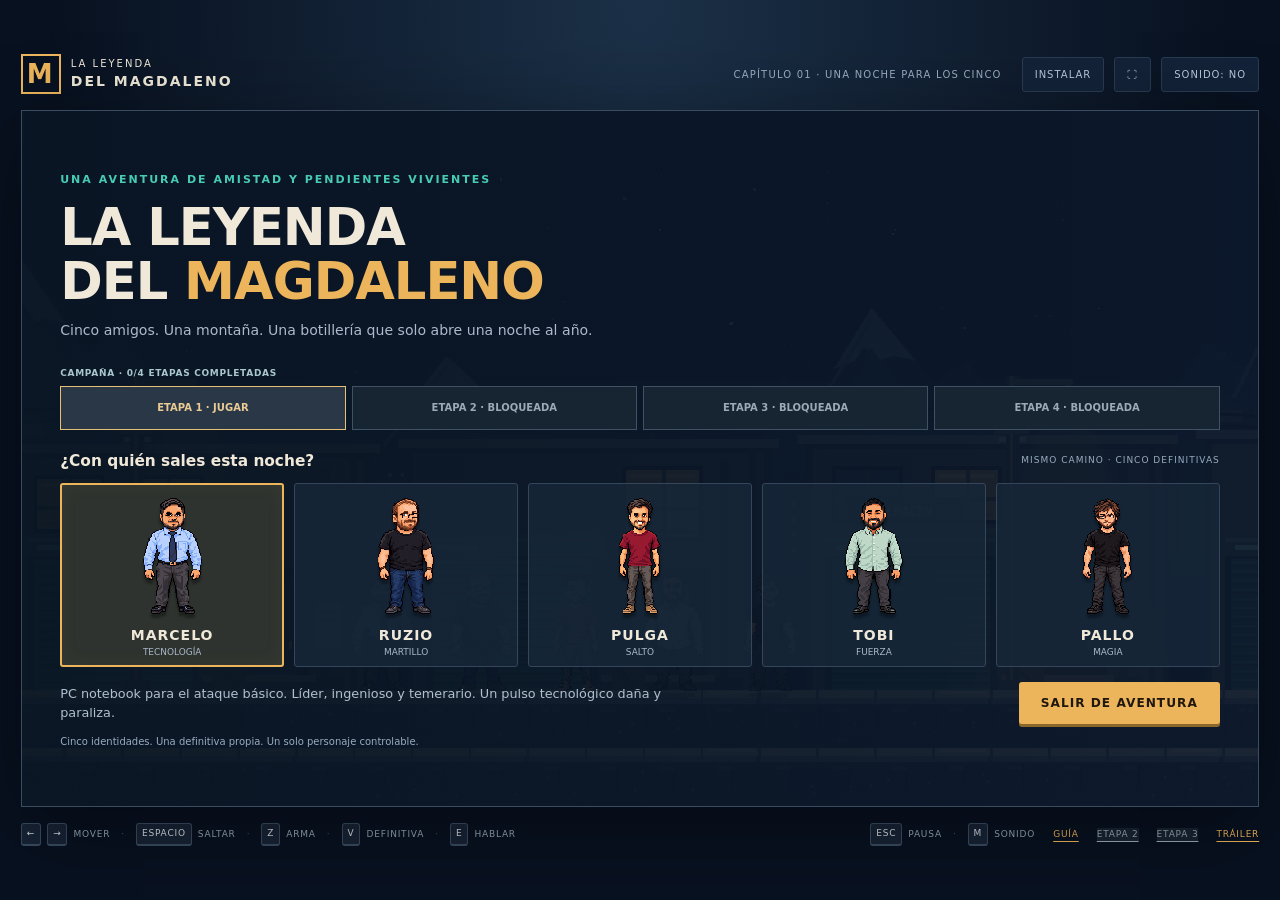
<file: index.html>
<!doctype html>
<html lang="es" data-campaign-stage="1">
<head>
  <meta charset="utf-8">
  <meta name="viewport" content="width=device-width,initial-scale=1,viewport-fit=cover">
  <meta name="theme-color" content="#0b1530">
  <title>La Leyenda del Magdaleno</title>
  <link rel="icon" href="data:,">
  <link rel="stylesheet" href="styles.css?v=0.10.11">
  <link rel="stylesheet" href="mobile.css?v=0.10.11">
  <link rel="stylesheet" href="campaign.css?v=0.10.11">
  <link rel="manifest" href="manifest.webmanifest">
  <link rel="apple-touch-icon" href="assets/icon-192.png">
  <meta name="apple-mobile-web-app-capable" content="yes">
  <meta name="apple-mobile-web-app-status-bar-style" content="black-translucent">
  <script defer src="src/data.js?v=0.10.11"></script>
  <script defer src="assets/bounds.js?v=0.10.11"></script>
  <script defer src="src/core.js?v=0.10.11"></script>
  <script defer src="src/story-data.js?v=0.10.11"></script><script defer src="src/campaign.js?v=0.10.11"></script>
  <script defer src="src/render.js?v=0.10.11"></script>
  <script defer src="src/enemies.js?v=0.10.11"></script>
  <script defer src="src/visuals.js?v=0.10.11"></script>
  <script defer src="src/powers.js?v=0.10.11"></script>
  <script defer src="src/melee.js?v=0.10.11"></script>
  <script defer src="src/game.js?v=0.10.11"></script>
  <script defer src="src/chapter.js?v=0.10.11"></script>
  <script defer src="src/soundtrack.js?v=0.10.11"></script>
  <script defer src="src/mobile.js?v=0.10.11"></script>
</head>
<body>
<main class="shell">
  <header class="masthead"><a href="index.html" class="brand"><span class="brand-mark">M</span><span>LA LEYENDA<br><strong>DEL MAGDALENO</strong></span></a><div class="top-actions"><span class="build-label">CAPÍTULO 01 · UNA NOCHE PARA LOS CINCO</span><button id="install-button" class="small-button" hidden>INSTALAR</button><button id="fullscreen-button" class="small-button" aria-label="Ampliar juego a pantalla completa" hidden>⛶</button><button id="sound-button" class="small-button" aria-label="Activar sonido">SONIDO: NO</button><button id="pause-button" class="small-button" aria-label="Pausar juego">PAUSA</button></div></header>
  <div class="mobile-status" hidden aria-label="Estado del protagonista"><strong id="mobile-hero">MARCELO</strong><span>VIDA <b id="mobile-health">100</b><i><i id="mobile-health-bar"></i></i></span><span>ENERGÍA <b id="mobile-energy">30</b><i><i id="mobile-energy-bar"></i></i></span><span id="mobile-fichas">1/5 AMIGOS<br>0 PTS · 0/6 DESVÍOS</span></div>
  <section class="game-frame" aria-label="Juego La Leyenda del Magdaleno">
    <div id="mobile-callout" class="mobile-callout" hidden aria-hidden="true"><b id="mobile-prompt"></b><span id="mobile-notice"></span></div>
    <div id="mobile-boss" class="mobile-boss" hidden><span id="mobile-boss-name"></span><i><i id="mobile-boss-health"></i></i></div>
    <canvas id="game" width="960" height="540" tabindex="0" aria-label="Plataformas 2D. Flechas para moverse, espacio para saltar, abajo y espacio para bajar de plataformas, Z para golpear y V para definitiva."></canvas>
    <div id="title-screen" class="overlay title-screen">
      <div class="title-copy"><span class="eyebrow">UNA AVENTURA DE AMISTAD Y PENDIENTES VIVIENTES</span><h1>LA LEYENDA <br>DEL <em>MAGDALENO</em></h1><p>Cinco amigos. Una montaña. Una botillería que solo abre una noche al año.</p></div>
      <div class="selection-heading"><h2>¿Con quién sales esta noche?</h2><span>MISMO CAMINO · CINCO DEFINITIVAS</span></div>
      <div id="hero-list" class="hero-list" role="group" aria-label="Elegir protagonista"></div>
      <div class="start-row"><p id="hero-description"></p><div><button id="continue-button" class="secondary" hidden>CONTINUAR</button><button id="start-button" class="primary" disabled>PREPARANDO…</button></div></div>
      <p id="loading-message" class="loading-message" role="status">Cargando a los cinco amigos…</p>
    </div>
    <div id="dialogue" class="dialogue" hidden><div class="dialogue-portrait"><canvas id="portrait" width="80" height="80"></canvas></div><div class="dialogue-copy"><span id="dialogue-speaker"></span><p id="dialogue-text"></p></div><button id="dialogue-next" class="dialogue-next">SEGUIR <span>↵</span></button></div>
    <div id="pause-screen" class="overlay centered-overlay" hidden><div class="modal-card"><span class="eyebrow">LA JUNTA PUEDE ESPERAR UN MOMENTO</span><h2>UN RESPIRO</h2><p id="pause-save-status">Tu progreso se guarda en los puntos de control y al reunir a cada amigo.</p><button id="resume-button" class="primary">VOLVER AL CAMINO</button><button id="menu-button" class="text-button">Volver a la selección</button><div id="pause-fichas" class="ficha-notes"></div></div></div>
    <div id="ending-screen" class="overlay centered-overlay" hidden><div class="modal-card ending-card"><span class="eyebrow">ETAPA 1 COMPLETADA · LA BÚSQUEDA SIGUE</span><h2>SE AGOTÓ.</h2><p>El Matahombres cerró sin una botella que vender.<br>Abajo, Parral empieza a desaparecer entre la camanchaca.</p><div id="ending-stats" class="ending-stats"></div><a id="ending-continue" class="primary" href="etapa2.html">ETAPA 2 · CORRER POR PARRAL →</a><button id="replay-button" class="text-button">Volver a elegir protagonista</button></div></div>
    <div id="error-screen" class="overlay centered-overlay" hidden><div class="modal-card"><h2>FALTA UN ARCHIVO</h2><p id="error-message"></p><button onclick="location.reload()" class="primary">VOLVER A INTENTAR</button></div></div>
  </section>
  <div class="touch-controls" aria-label="Controles táctiles">
    <div class="touch-move"><button data-key="ArrowLeft" aria-label="Izquierda">◀</button><button data-key="ArrowRight" aria-label="Derecha">▶</button><button data-key="ArrowDown" data-action="drop" aria-label="Bajar de plataforma" hidden>↓<small>BAJAR</small></button></div>
    <div class="touch-actions">
      <button data-key="Space" aria-label="Saltar"><svg viewBox="0 0 32 32" aria-hidden="true"><path d="M8 17 16 8l8 9M16 9v17"/></svg><small>SALTAR</small></button>
      <button data-key="KeyZ" aria-label="Ataque con arma"><svg viewBox="0 0 32 32" aria-hidden="true"><path d="m9 23 13-13 4-4v8L13 26M8 19l7 7M6 28l5-5"/></svg><small>ARMA</small></button>
      <button data-key="KeyV" aria-label="Definitiva"><svg viewBox="0 0 32 32" aria-hidden="true"><path d="m18 3-11 15h8l-1 11 11-16h-8Z"/></svg><small id="touch-energy">30/100</small></button>
      <button data-key="KeyE" aria-label="Interactuar" hidden>✦<small>AYUDAR</small></button>
    </div>
  </div>
  <div id="rotate-screen" class="rotate-screen" hidden><div><span class="rotate-icon" aria-hidden="true">↻</span><h2>GIRA EL CELULAR</h2><p>La aventura se juega en horizontal,<br>con un pulgar a cada lado.</p><p class="rotate-note">Tu partida queda en pausa.</p></div></div>
  <aside id="touch-onboarding" class="touch-onboarding" hidden><span id="touch-onboarding-text">Izquierda: moverte. Derecha: saltar y usar tu arma.</span><button id="touch-onboarding-dismiss" aria-label="Cerrar ayuda de controles">ENTENDIDO</button></aside>
  <p id="mobile-hint" class="mobile-hint">Puedes jugar en vertical o girar el celular para ampliar el escenario.</p>
  <footer class="controls"><div><kbd>←</kbd><kbd>→</kbd> MOVER <span>·</span><kbd>ESPACIO</kbd> SALTAR <span>·</span><kbd>Z</kbd> ARMA <span>·</span><kbd>V</kbd> DEFINITIVA <span>·</span><kbd>E</kbd> HABLAR</div><div><kbd>ESC</kbd> PAUSA <span>·</span><kbd>M</kbd> SONIDO <a href="movil.html">GUÍA</a><a href="etapa2.html">ETAPA 2</a><a href="etapa3.html">ETAPA 3</a><a href="trailer.html">TRÁILER</a></div></footer>
  <p class="sr-only" id="accessible-status" aria-live="polite"></p>
</main>
</body>
</html>
</file>
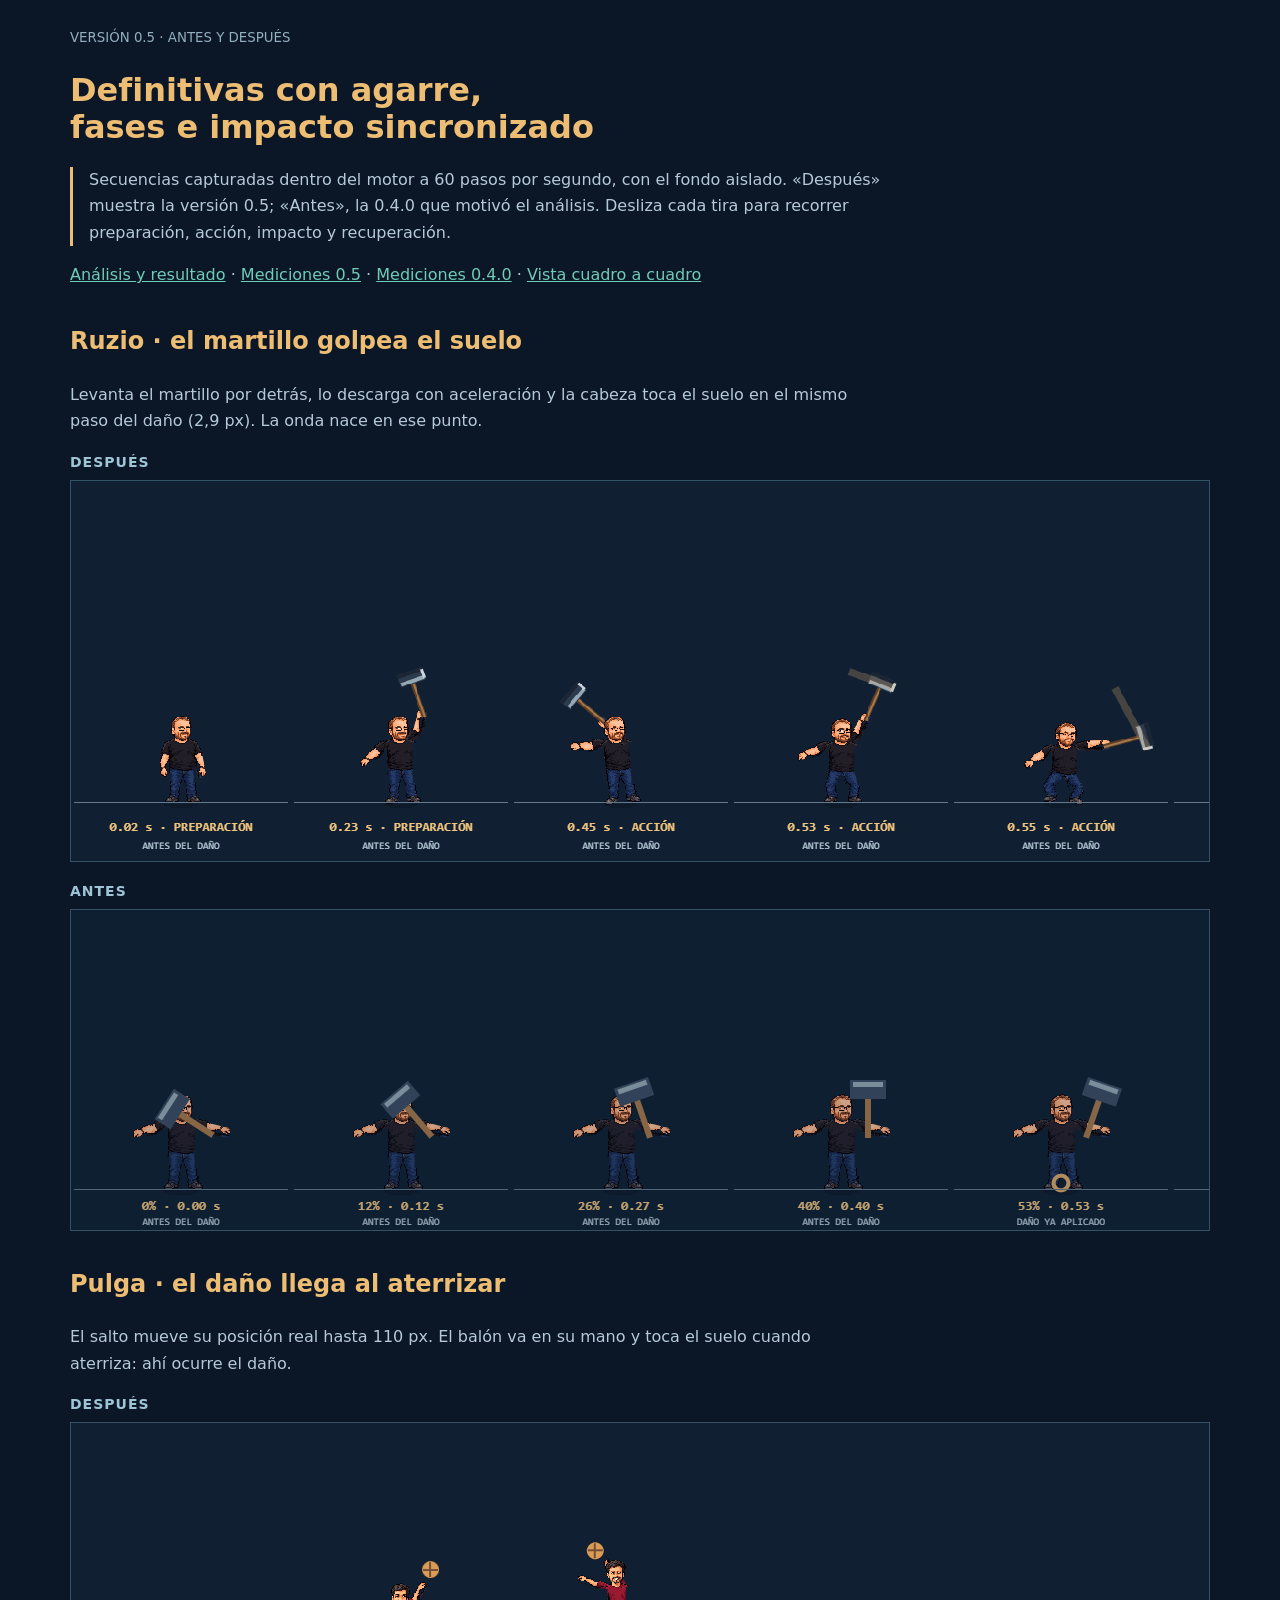
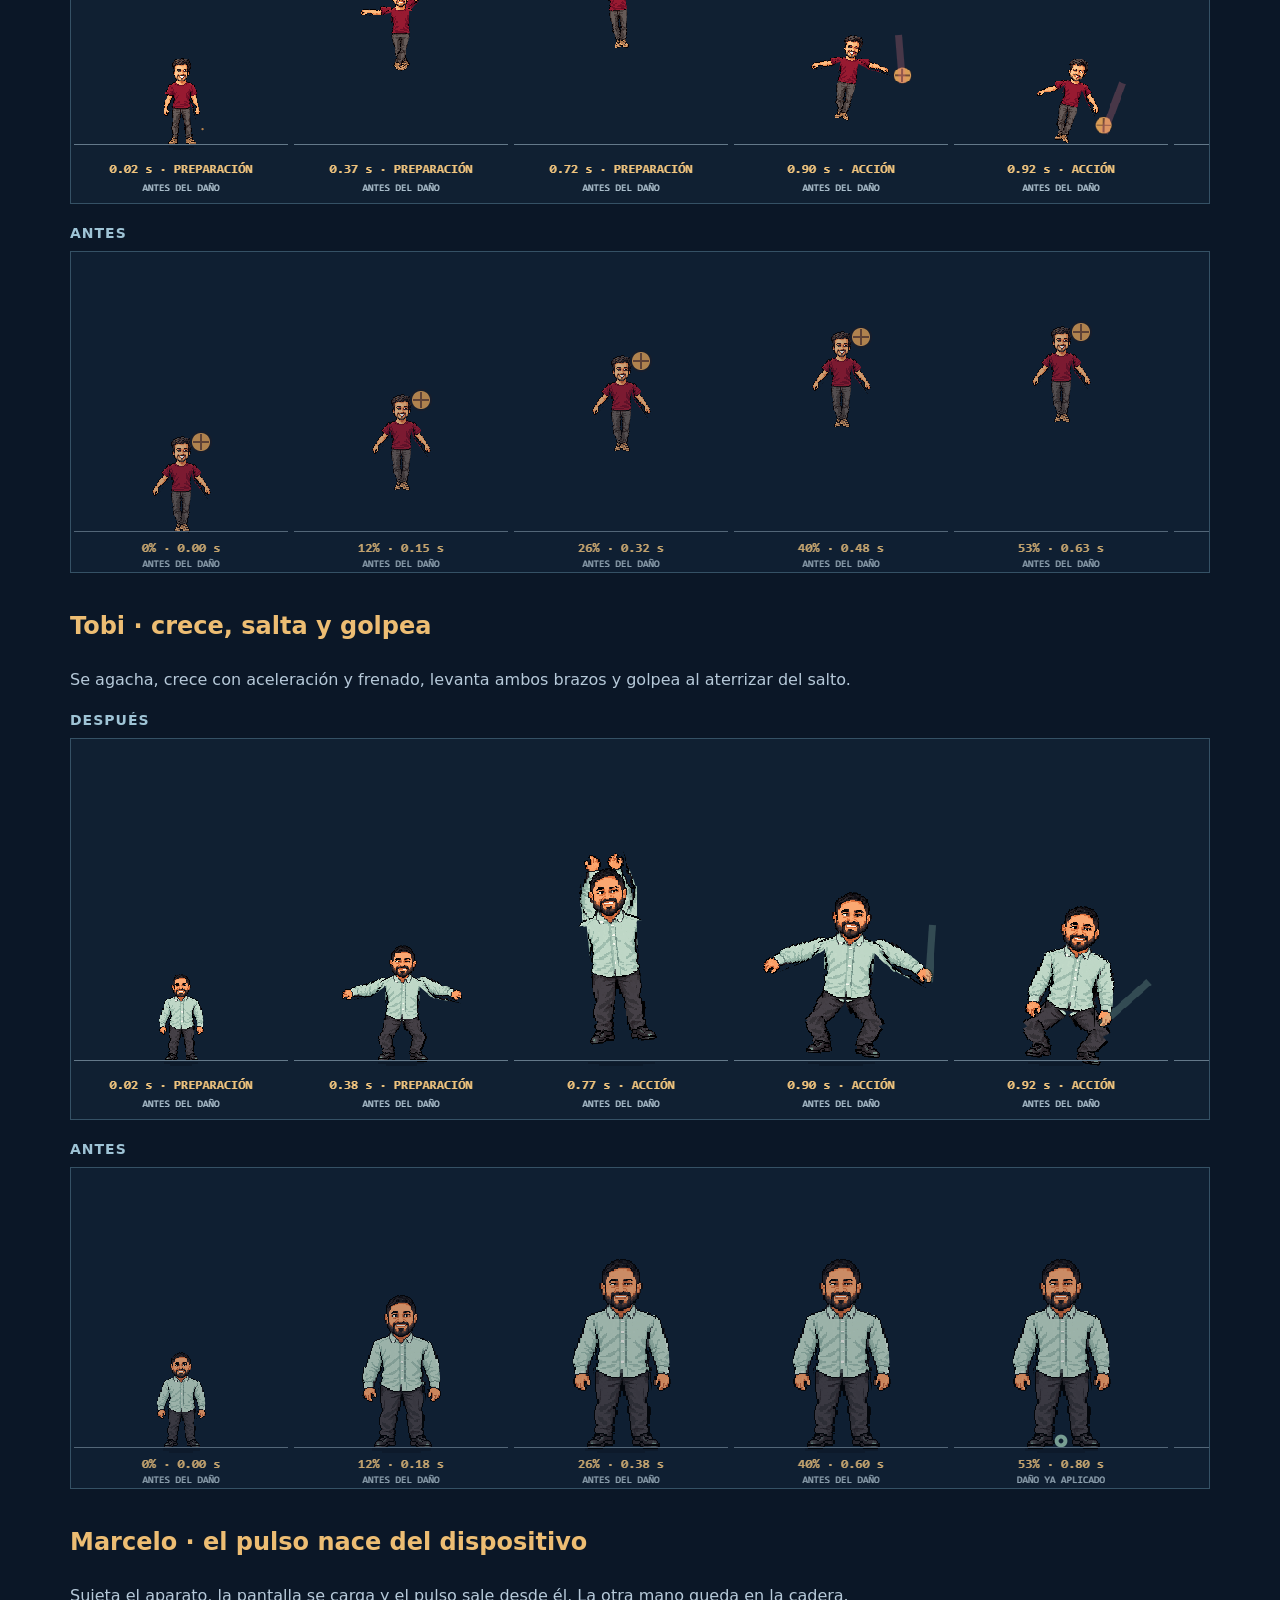
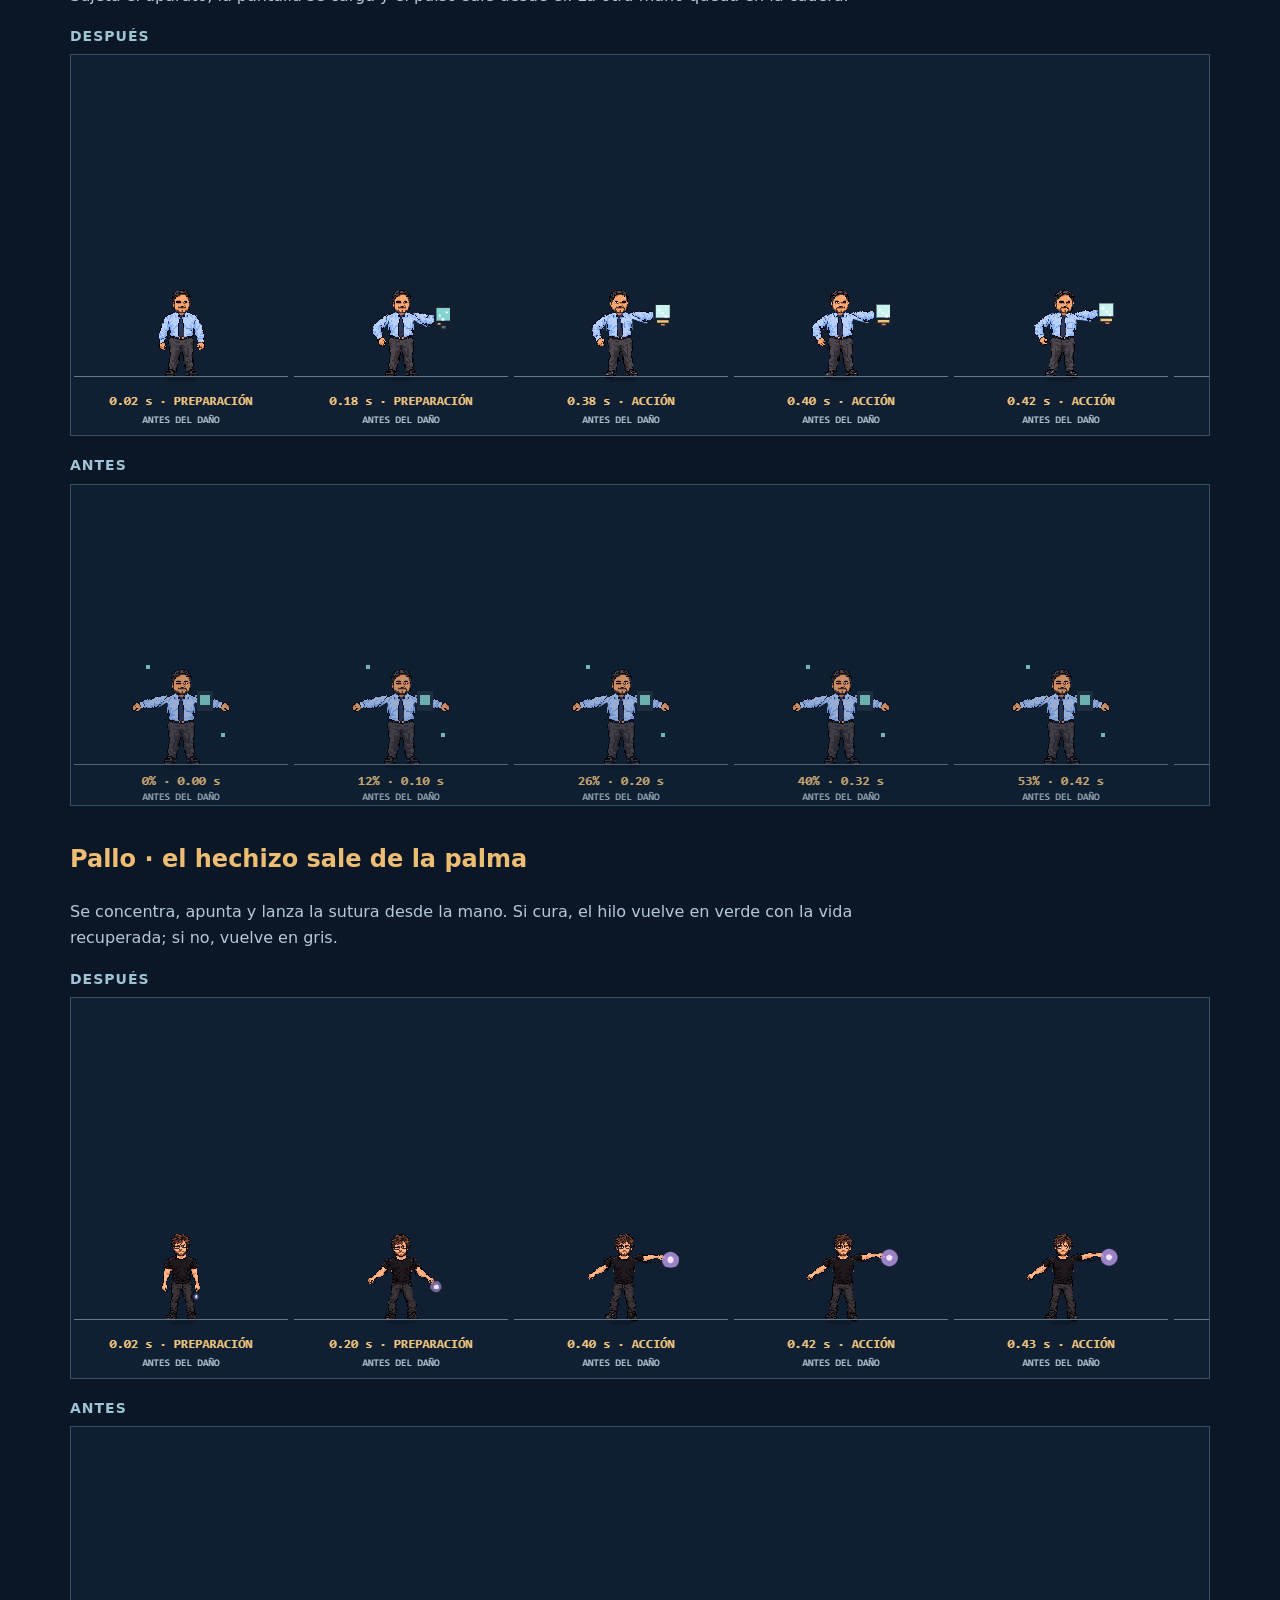
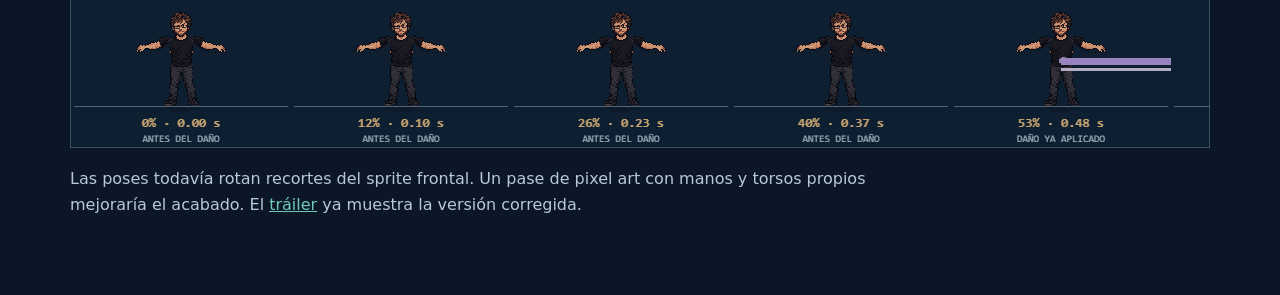
<file: auditoria_animaciones/index.html>
<!doctype html><html lang="es"><head><meta charset="utf-8"><meta name="viewport" content="width=device-width,initial-scale=1"><title>Revisión de poderes · Magdaleno</title><style>:root{color-scheme:dark}body{font:16px/1.65 system-ui;background:#0b1727;color:#d4e0ea;margin:0}main{max-width:1140px;margin:auto;padding:24px 18px 60px}h1,h2{color:#edbd73}h1{line-height:1.15}h3{color:#9fc4d6;font-size:14px;margin:14px 0 4px;letter-spacing:1px}p{max-width:800px;color:#b6c9d9}a{color:#70cbb7}.strip{overflow-x:auto;border:1px solid #355165;background:#102032;margin:6px 0 18px}.strip img{display:block;max-width:none;image-rendering:pixelated}.after img{width:1980px;height:380px}.before img{width:1980px;height:320px;opacity:.8}.notice{border-left:3px solid #edbd73;padding-left:16px}section{margin-top:34px}small{color:#93afc0}</style></head><body><main><small>VERSIÓN 0.5 · ANTES Y DESPUÉS</small><h1>Definitivas con agarre,<br>fases e impacto sincronizado</h1><p class="notice">Secuencias capturadas dentro del motor a 60 pasos por segundo, con el fondo aislado. «Después» muestra la versión 0.5; «Antes», la 0.4.0 que motivó el análisis. Desliza cada tira para recorrer preparación, acción, impacto y recuperación.</p><p><a href="../ANALISIS_ANIMACIONES.md">Análisis y resultado</a> · <a href="mediciones_v05.json">Mediciones 0.5</a> · <a href="mediciones.json">Mediciones 0.4.0</a> · <a href="../animaciones.html">Vista cuadro a cuadro</a></p>
<section><h2>Ruzio · el martillo golpea el suelo</h2><p>Levanta el martillo por detrás, lo descarga con aceleración y la cabeza toca el suelo en el mismo paso del daño (2,9 px). La onda nace en ese punto.</p><h3>DESPUÉS</h3><div class="strip after"><img src="ruzio_secuencia_v05.png" alt="Secuencia corregida del martillo de Ruzio"></div><h3>ANTES</h3><div class="strip before"><img src="ruzio_secuencia_actual.png" alt="Secuencia anterior del martillo de Ruzio"></div></section>
<section><h2>Pulga · el daño llega al aterrizar</h2><p>El salto mueve su posición real hasta 110 px. El balón va en su mano y toca el suelo cuando aterriza: ahí ocurre el daño.</p><h3>DESPUÉS</h3><div class="strip after"><img src="pulga_secuencia_v05.png" alt="Secuencia corregida de la clavada de Pulga"></div><h3>ANTES</h3><div class="strip before"><img src="pulga_secuencia_actual.png" alt="Secuencia anterior de la clavada de Pulga"></div></section>
<section><h2>Tobi · crece, salta y golpea</h2><p>Se agacha, crece con aceleración y frenado, levanta ambos brazos y golpea al aterrizar del salto.</p><h3>DESPUÉS</h3><div class="strip after"><img src="tobi_secuencia_v05.png" alt="Secuencia corregida de Tobi"></div><h3>ANTES</h3><div class="strip before"><img src="tobi_secuencia_actual.png" alt="Secuencia anterior de Tobi"></div></section>
<section><h2>Marcelo · el pulso nace del dispositivo</h2><p>Sujeta el aparato, la pantalla se carga y el pulso sale desde él. La otra mano queda en la cadera.</p><h3>DESPUÉS</h3><div class="strip after"><img src="marcelo_secuencia_v05.png" alt="Secuencia corregida del pulso de Marcelo"></div><h3>ANTES</h3><div class="strip before"><img src="marcelo_secuencia_actual.png" alt="Secuencia anterior del pulso de Marcelo"></div></section>
<section><h2>Pallo · el hechizo sale de la palma</h2><p>Se concentra, apunta y lanza la sutura desde la mano. Si cura, el hilo vuelve en verde con la vida recuperada; si no, vuelve en gris.</p><h3>DESPUÉS</h3><div class="strip after"><img src="pallo_secuencia_v05.png" alt="Secuencia corregida del hechizo de Pallo"></div><h3>ANTES</h3><div class="strip before"><img src="pallo_secuencia_actual.png" alt="Secuencia anterior del hechizo de Pallo"></div></section>
<p>Las poses todavía rotan recortes del sprite frontal. Un pase de pixel art con manos y torsos propios mejoraría el acabado. El <a href="../trailer.html?v=0.5.0">tráiler</a> ya muestra la versión corregida.</p></main></body></html>
</file>
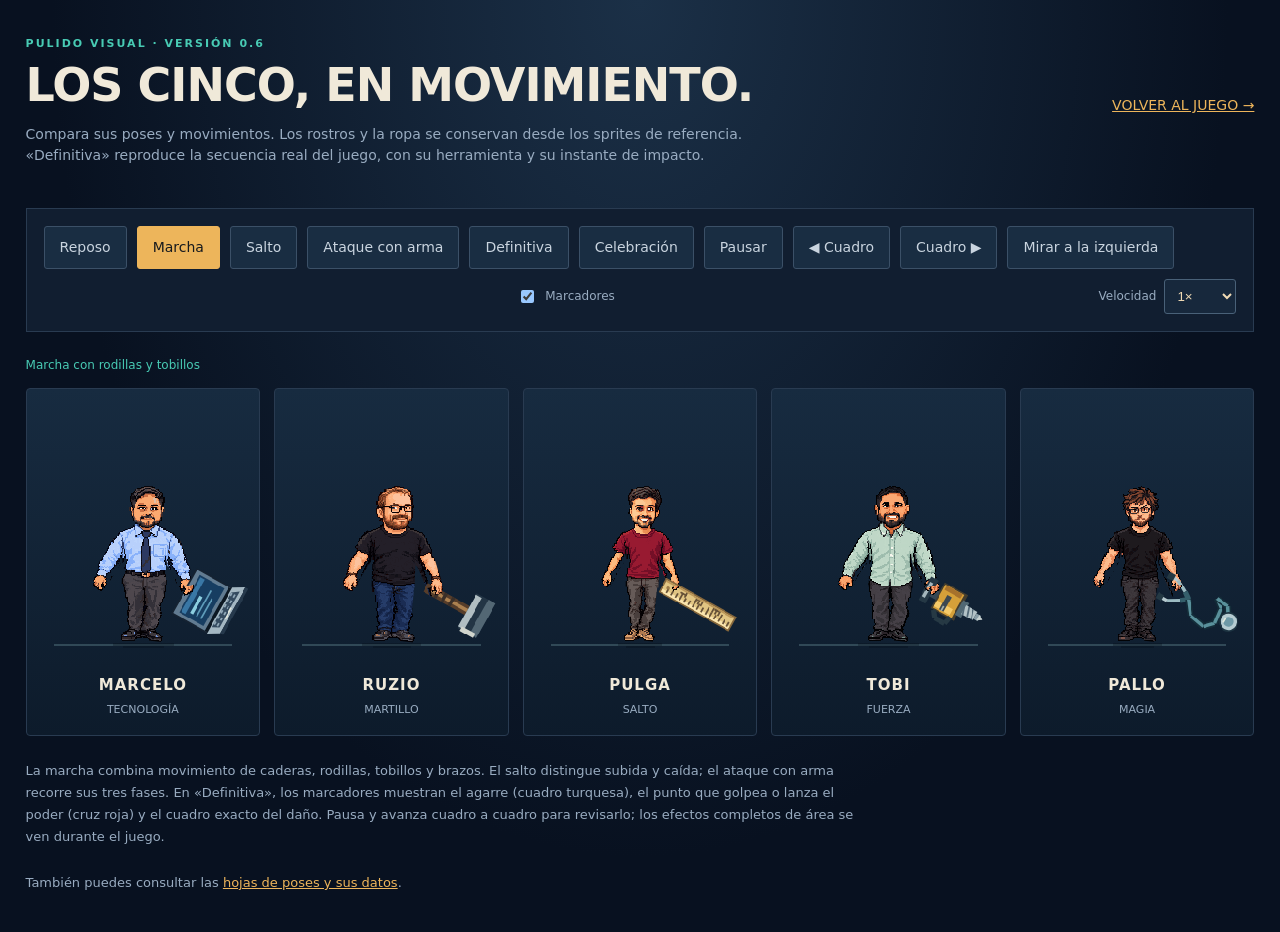
<file: animaciones.html>
<!doctype html>
<html lang="es">
<head>
  <meta charset="utf-8">
  <meta name="viewport" content="width=device-width,initial-scale=1">
  <meta name="theme-color" content="#0b1530">
  <title>Animaciones · La Leyenda del Magdaleno</title>
  <link rel="icon" href="data:,">
  <link rel="stylesheet" href="styles.css?v=0.10.11">
  <style>
    body{display:block}.preview-shell{width:min(1280px,96vw);margin:32px auto 50px}.preview-head{display:flex;align-items:center;justify-content:space-between;gap:20px;margin-bottom:28px}.preview-head h1{font-size:clamp(26px,4vw,46px);margin-top:9px}.preview-head p{color:var(--muted);max-width:720px}.preview-head a{color:var(--amber);white-space:nowrap}.preview-controls{display:flex;align-items:center;gap:10px;flex-wrap:wrap;padding:17px;border:1px solid var(--line);background:var(--panel);margin-bottom:24px}.preview-controls button{border:1px solid #3b5067;background:#192d42;color:#c9d4df;padding:10px 15px;border-radius:3px}.preview-controls button[aria-pressed=true]{color:#171a1e;border-color:var(--amber);background:var(--amber)}.preview-controls label{display:flex;align-items:center;gap:8px;color:var(--muted);font-size:12px;margin-left:auto}.preview-controls select{background:#17283c;color:#f1dbb5;border:1px solid #496178;border-radius:3px;padding:8px}.preview-grid{display:grid;grid-template-columns:repeat(5,1fr);gap:14px}.preview-person{min-width:0;border:1px solid var(--line);background:linear-gradient(#172b40,#0d1b2b);padding:12px 8px 16px;text-align:center;border-radius:4px}.preview-person canvas{display:block;width:100%;height:auto;image-rendering:pixelated}.preview-person h2{margin:0;font-size:15px;letter-spacing:1px}.preview-person p{margin:6px 0 0;color:var(--muted);font-size:11px}.preview-note{color:var(--muted);line-height:1.7;margin-top:24px;max-width:850px;font-size:13px}#preview-status{color:var(--teal);font-size:12px;margin:14px 0}#game{display:none}.preview-pause{margin-left:0!important}@media(max-width:850px){.preview-grid{grid-template-columns:repeat(3,1fr)}.preview-head{align-items:flex-start}.preview-controls label{margin-left:0}}@media(max-width:520px){.preview-grid{grid-template-columns:repeat(2,1fr)}.preview-head{display:block}.preview-controls button{padding:8px 11px}}
  </style>
  <script defer src="src/data.js?v=0.10.11"></script>
  <script defer src="assets/bounds.js?v=0.10.11"></script>
  <script defer src="src/core.js?v=0.10.11"></script>
  <script defer src="src/render.js?v=0.10.11"></script>
  <script defer src="src/enemies.js?v=0.10.11"></script>
  <script defer src="src/visuals.js?v=0.10.11"></script>
  <script defer src="src/powers.js?v=0.10.11"></script>
  <script defer src="src/melee.js?v=0.10.11"></script>
  <script defer src="src/animation-preview.js?v=0.10.11"></script>
</head>
<body>
<main class="preview-shell">
  <header class="preview-head"><div><span class="eyebrow">PULIDO VISUAL · VERSIÓN 0.6</span><h1>LOS CINCO, EN MOVIMIENTO.</h1><p>Compara sus poses y movimientos. Los rostros y la ropa se conservan desde los sprites de referencia. «Definitiva» reproduce la secuencia real del juego, con su herramienta y su instante de impacto.</p></div><a href="index.html">VOLVER AL JUEGO →</a></header>
  <section class="preview-controls" aria-label="Controles de animación">
    <button data-action="idle" aria-pressed="false">Reposo</button>
    <button data-action="walk" aria-pressed="true">Marcha</button>
    <button data-action="jump" aria-pressed="false">Salto</button>
    <button data-action="punch" aria-pressed="false">Ataque con arma</button>
    <button data-action="power" aria-pressed="false">Definitiva</button>
    <button data-action="win" aria-pressed="false">Celebración</button>
    <button id="preview-pause" class="preview-pause" aria-pressed="false">Pausar</button>
    <button id="preview-back" aria-label="Retroceder un cuadro">◀ Cuadro</button>
    <button id="preview-forward" aria-label="Avanzar un cuadro">Cuadro ▶</button>
    <button id="preview-flip" aria-pressed="false">Mirar a la izquierda</button>
    <label><input type="checkbox" id="preview-marks" checked> Marcadores</label>
    <label>Velocidad <select id="preview-speed"><option value="0.1">0,1×</option><option value="0.25">0,25×</option><option value="0.5">0,5×</option><option value="1" selected>1×</option><option value="1.5">1,5×</option></select></label>
  </section>
  <p id="preview-status" role="status">Cargando poses…</p>
  <section id="preview-grid" class="preview-grid" aria-label="Los cinco amigos"></section>
  <p class="preview-note">La marcha combina movimiento de caderas, rodillas, tobillos y brazos. El salto distingue subida y caída; el ataque con arma recorre sus tres fases. En «Definitiva», los marcadores muestran el agarre (cuadro turquesa), el punto que golpea o lanza el poder (cruz roja) y el cuadro exacto del daño. Pausa y avanza cuadro a cuadro para revisarlo; los efectos completos de área se ven durante el juego.</p>
  <p class="preview-note">También puedes consultar las <a href="ANIMACIONES.md" style="color:var(--amber)">hojas de poses y sus datos</a>.</p>
</main>
<canvas id="game" width="960" height="540" aria-hidden="true"></canvas>
<button id="sound-button" hidden>SONIDO</button>
</body>
</html>
</file>
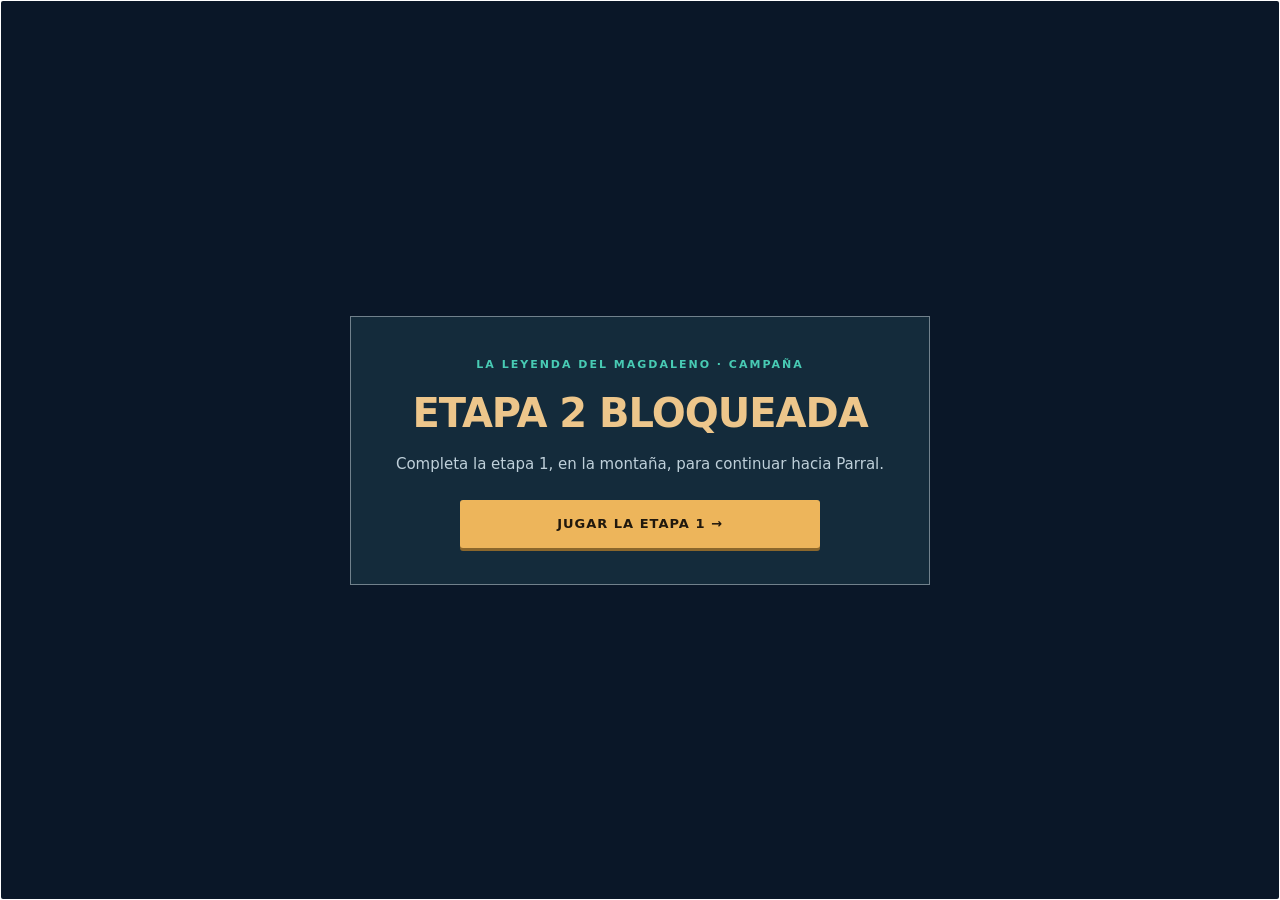
<file: etapa2.html>
<!doctype html>
<html lang="es" data-campaign-stage="2"><head><meta charset="utf-8"><meta name="viewport" content="width=device-width,initial-scale=1,viewport-fit=cover"><meta name="theme-color" content="#0a1524"><title>Etapa 2 · La Camanchaca de Parral</title><link rel="icon" href="assets/icon-192.png"><link rel="manifest" href="manifest.webmanifest"><link rel="apple-touch-icon" href="assets/icon-192.png"><link rel="stylesheet" href="styles.css?v=0.10.11"><link rel="stylesheet" href="etapa2.css?v=0.10.11"><link rel="stylesheet" href="campaign.css?v=0.10.11"><link rel="stylesheet" href="story.css?v=0.10.11">
<script defer src="src/data.js?v=0.10.11"></script><script defer src="assets/bounds.js?v=0.10.11"></script><script defer src="src/core.js?v=0.10.11"></script><script defer src="src/story-data.js?v=0.10.11"></script><script defer src="src/campaign.js?v=0.10.11"></script><script defer src="src/render.js?v=0.10.11"></script><script defer src="src/visuals.js?v=0.10.11"></script><script defer src="src/story.js?v=0.10.11"></script><script defer src="src/runner-data.js?v=0.10.11"></script><script defer src="src/runner-render.js?v=0.10.11"></script><script defer src="src/runner.js?v=0.10.11"></script></head>
<body><main class="runner-shell">
<header class="runner-header"><a href="index.html" aria-label="Volver a la etapa 1">M<span>ETAPA 2 · PARRAL</span></a><div class="runner-progress"><span id="runner-place">LA CAMANCHACA</span><b id="runner-distance">0 / 2100 m</b><i><i id="runner-progress-bar"></i></i></div><button id="sound-button" aria-label="Activar sonido">SONIDO: NO</button><button id="runner-ending-toggle" hidden>VER ESCENA</button><button id="runner-pause" aria-label="Pausar la carrera" hidden>PAUSA</button></header>
<section class="runner-stage" aria-label="Carrera frontal por Parral"><canvas id="game" width="960" height="540" tabindex="0" aria-label="Tres carriles. Flechas para esquivar, espacio para saltar y V para el grito de Coté."></canvas>
<div class="runner-hud" id="runner-hud" hidden><div><strong id="runner-name">MARCELO</strong><span id="runner-health" aria-label="Resistencia">● ● ●</span></div><div class="fog-status"><span id="fog-label">DISTANCIA DE LA NIEBLA</span><i><i id="fog-bar"></i></i></div><div class="cote-status"><img src="assets/cote.png" alt="Coté"><span id="cote-status">COTÉ VIENE EN CAMINO</span></div></div>
<p id="runner-notice" class="runner-notice" role="status" hidden></p><p id="runner-warning" class="runner-warning" hidden></p>
<div id="start-menu" class="runner-menu"><div class="runner-menu-card"><span class="eyebrow">LA LEYENDA DEL MAGDALENO · ETAPA 2</span><h1>LA CAMANCHACA<br><em>DE PARRAL</em></h1><p>El Matahombres cerró sin stock. Bajaste a Parral a buscar otra botillería… y todas tienen la cortina abajo. La camanchaca baja por la calle: corre, esquiva y no te detengas.</p><div id="runner-heroes" class="runner-heroes" role="group" aria-label="Quién busca la siguiente botillería"></div><div class="runner-how"><span><b class="how-keys">← →</b><b class="how-touch">◀ ▶</b> CAMBIA DE CARRIL</span><span><b class="how-keys">ESPACIO</b><b class="how-touch">↑</b> SALTA HOYOS Y SUCIEDAD</span><span><b class="how-keys">V</b><b class="how-touch">◎</b> COTÉ FRENA LA NIEBLA</span></div><p class="runner-help">A las personas que duermen hay que rodearlas: no se pueden saltar. Coté se suma en el primer tramo; sin su grito, la niebla te alcanza.</p><div class="runner-menu-actions"><button id="runner-start" class="primary" disabled>CARGANDO A LOS AMIGOS…</button><button id="runner-continue" class="secondary" hidden>CONTINUAR CARRERA</button></div><a class="runner-back" href="index.html">← Volver a la montaña</a></div></div>
<div id="runner-modal" class="runner-modal" hidden><div><span id="runner-modal-kicker" class="eyebrow"></span><h2 id="runner-modal-title"></h2><p id="runner-modal-copy"></p><div class="runner-modal-actions"><button id="runner-resume" class="primary">SEGUIR CORRIENDO</button><button id="runner-retry" class="primary" hidden>REINTENTAR DESDE EL CRUCE</button><button id="runner-stage3" class="secondary" hidden>ETAPA 3 · SUBIR AL SCOOTER →</button><button id="runner-replay-story" class="text-button" hidden>Volver a ver la conversación</button><button id="runner-menu" class="text-button">Volver a elegir protagonista</button></div></div></div>
<div class="runner-touch" id="runner-touch" hidden aria-label="Controles táctiles"><div><button data-key="ArrowLeft" aria-label="Carril izquierdo">◀</button><button data-key="ArrowRight" aria-label="Carril derecho">▶</button></div><div><button data-key="Space" aria-label="Saltar">↑<small>SALTAR</small></button><button data-key="KeyV" aria-label="Grito de Coté" aria-disabled="true">◎<small id="cote-button-label">COTÉ</small></button></div></div>
<div id="runner-rotate" class="runner-rotate" hidden><span>↻</span><h2>GIRA EL CELULAR</h2><p>La persecución se juega en horizontal.<br>Tu carrera queda en pausa.</p></div>
</section><p class="sr-only" id="accessible-status" aria-live="polite"></p>
</main></body></html>
</file>
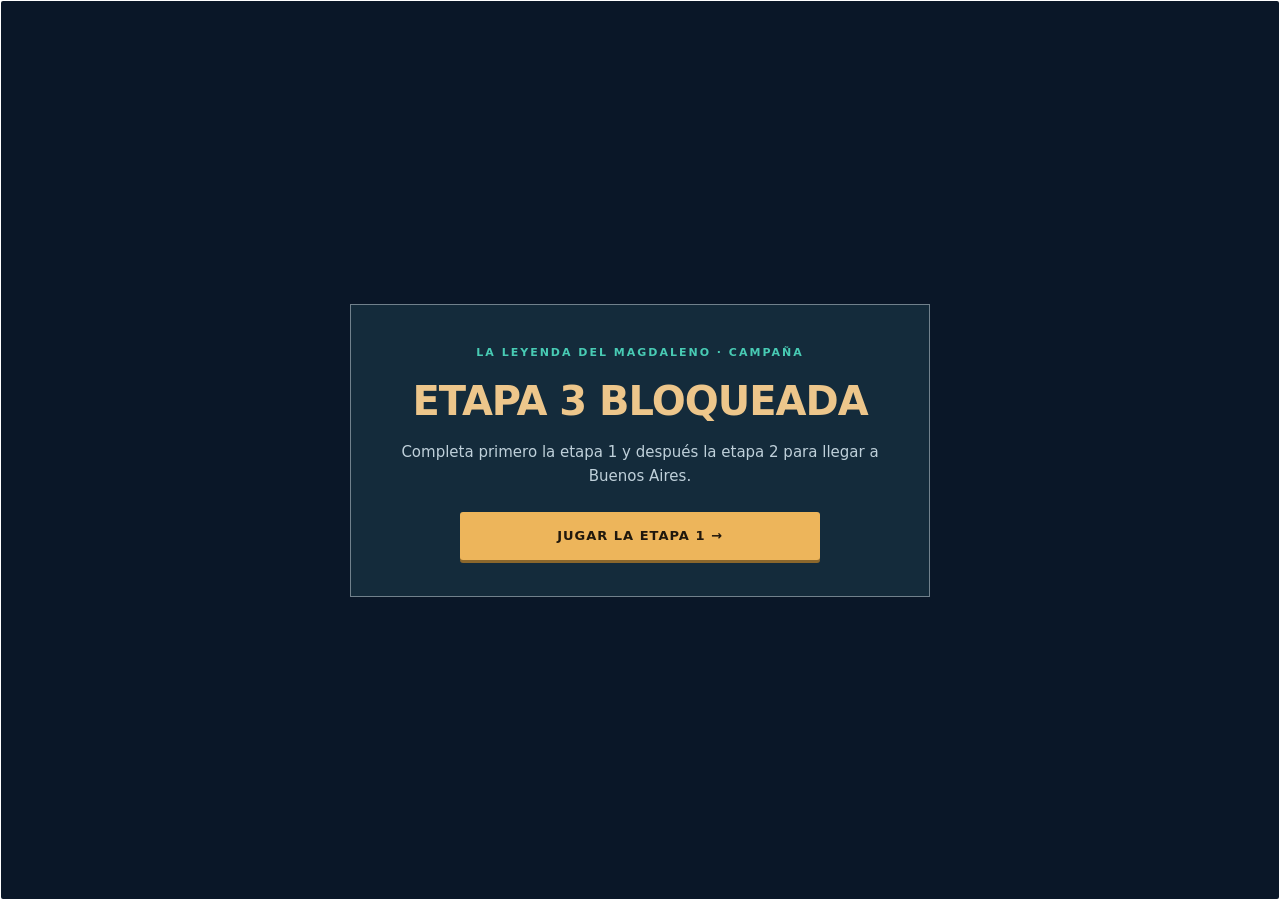
<file: etapa3.html>
<!doctype html>
<html lang="es" data-campaign-stage="3"><head><meta charset="utf-8"><meta name="viewport" content="width=device-width,initial-scale=1,viewport-fit=cover"><meta name="theme-color" content="#18192b"><title>Etapa 3 · La Bajada de Buenos Aires</title><link rel="icon" href="assets/icon-192.png"><link rel="apple-touch-icon" href="assets/icon-192.png"><link rel="manifest" href="manifest.webmanifest"><link rel="stylesheet" href="styles.css?v=0.10.11"><link rel="stylesheet" href="etapa2.css?v=0.10.11"><link rel="stylesheet" href="campaign.css?v=0.10.11"><link rel="stylesheet" href="story.css?v=0.10.11"><link rel="stylesheet" href="etapa3.css?v=0.10.11">
<script defer src="src/data.js?v=0.10.11"></script><script defer src="assets/bounds.js?v=0.10.11"></script><script defer src="src/core.js?v=0.10.11"></script><script defer src="src/story-data.js?v=0.10.11"></script><script defer src="src/campaign.js?v=0.10.11"></script><script defer src="src/render.js?v=0.10.11"></script><script defer src="src/visuals.js?v=0.10.11"></script><script defer src="src/story.js?v=0.10.11"></script><script defer src="src/scooter-data.js?v=0.10.11"></script><script defer src="src/scooter-assists.js?v=0.10.11"></script><script defer src="src/scooter-render.js?v=0.10.11"></script><script defer src="src/scooter.js?v=0.10.11"></script></head>
<body><main class="runner-shell scooter-shell">
<header class="runner-header"><a href="etapa2.html" aria-label="Volver a la etapa 2">M<span>ETAPA 3 · BUENOS AIRES</span></a><div class="runner-progress"><span id="scooter-place">LA BAJADA</span><b id="scooter-distance">0 / 5200 m</b><i><i id="scooter-progress"></i></i></div><button id="sound-button" aria-label="Activar sonido">SONIDO: NO</button><button id="scooter-ending-toggle" hidden>VER ESCENA</button><button id="scooter-pause" aria-label="Pausar el recorrido" hidden>PAUSA</button></header>
<section class="runner-stage" aria-label="Recorrido lateral en scooter por Buenos Aires"><canvas id="game" width="960" height="540" tabindex="0" aria-label="Arriba y abajo para cambiar de carril, espacio para saltar, Z para frenar y E para liberar compañeros."></canvas>
<div id="scooter-hud" class="scooter-hud" hidden><div><strong id="scooter-name">MARCELO</strong><span id="scooter-health" aria-label="Resistencia">● ● ●</span></div><div class="scooter-speed"><b id="scooter-speed">0</b><span>km/h</span></div><div id="scooter-party" class="scooter-party" aria-label="Compañeros liberados"></div></div>
<p id="scooter-notice" class="runner-notice" role="status" hidden></p><p id="scooter-warning" class="runner-warning" hidden></p>
<div id="start-menu" class="runner-menu"><div class="runner-menu-card"><span class="eyebrow">ETAPA 3 · DOS AMIGOS MÁS</span><h1>LA BAJADA<br><em>DE BUENOS AIRES</em></h1><p>En «El Vecino» tampoco queda Magdaleno. Prueben en «El Muñeco», dicen. Está al otro lado de una bajada. ¿Qué podría salir mal?</p><div id="scooter-heroes" class="runner-heroes" role="group" aria-label="Quién conduce el scooter"></div><div class="runner-how"><span><b class="how-keys">↑ ↓</b><b class="how-touch">▲ ▼</b> CAMBIA DE CARRIL</span><span><b class="how-keys">ESPACIO</b><b class="how-touch">↥</b> SALTA</span><span><b class="how-keys">Z · MANTENER</b><b class="how-touch">FRENO · MANTENER</b> REDUCE VELOCIDAD</span></div><p class="runner-help">Dos rescates al azar y ayudas automáticas de tus amigos. Los autos se esquivan: no se saltan. Un recorrido de 2–3 minutos, en horizontal.</p><div class="runner-menu-actions"><button id="scooter-start" class="primary" disabled>CARGANDO LOS SCOOTERS…</button><button id="scooter-continue" class="secondary" hidden>CONTINUAR RECORRIDO</button></div><a class="runner-back" href="etapa2.html">← Volver a Parral</a></div></div>
<div id="scooter-modal" class="runner-modal" hidden><div><span class="eyebrow" id="scooter-modal-kicker"></span><h2 id="scooter-modal-title"></h2><p id="scooter-modal-copy"></p><div id="scooter-receipt" class="scooter-receipt" hidden><span>BOTILLERÍA EL MUÑECO</span><strong>RECIBO</strong><p>RECIBIDO: TRES SCOOTERS<br>ENTREGADO: COÑAC MAGDALENO</p><b>Ahora me deben un favor</b><em>CONTINUARÁ…</em></div><div class="runner-modal-actions"><button id="scooter-resume" class="primary" hidden>SEGUIR EN SCOOTER</button><button id="scooter-retry" class="primary" hidden>REINTENTAR DESDE EL CRUCE</button><button id="scooter-trade" class="primary" hidden>ENTREGAR LOS TRES SCOOTERS</button><button id="scooter-stage4" class="primary" hidden>SEGUIR A LA ETAPA 4 →</button><button id="scooter-replay" class="secondary" hidden>OTRO RECORRIDO · NUEVO SORTEO</button><button id="scooter-replay-story" class="text-button" hidden>Volver a ver la conversación</button><button id="scooter-menu" class="text-button">Volver a elegir protagonista</button></div></div></div>
<div id="scooter-touch" class="runner-touch" hidden aria-label="Controles táctiles"><div><button data-key="ArrowUp" aria-label="Carril superior">▲</button><button data-key="ArrowDown" aria-label="Carril inferior">▼</button></div><div><button data-key="KeyZ" aria-label="Mantener para frenar">▥<small>FRENO</small></button><button data-key="Space" aria-label="Saltar">↥<small>SALTAR</small></button></div></div>
<button id="scooter-rescue" class="scooter-rescue primary" data-key="KeyE" hidden>LIBERAR COMPAÑERO · E</button>
<div id="scooter-rotate" class="runner-rotate" hidden><span>↻</span><h2>GIRA EL CELULAR</h2><p>Los scooters se juegan en horizontal.<br>El recorrido queda en pausa.</p></div>
</section><p id="accessible-status" class="sr-only" aria-live="polite"></p></main></body></html>
</file>
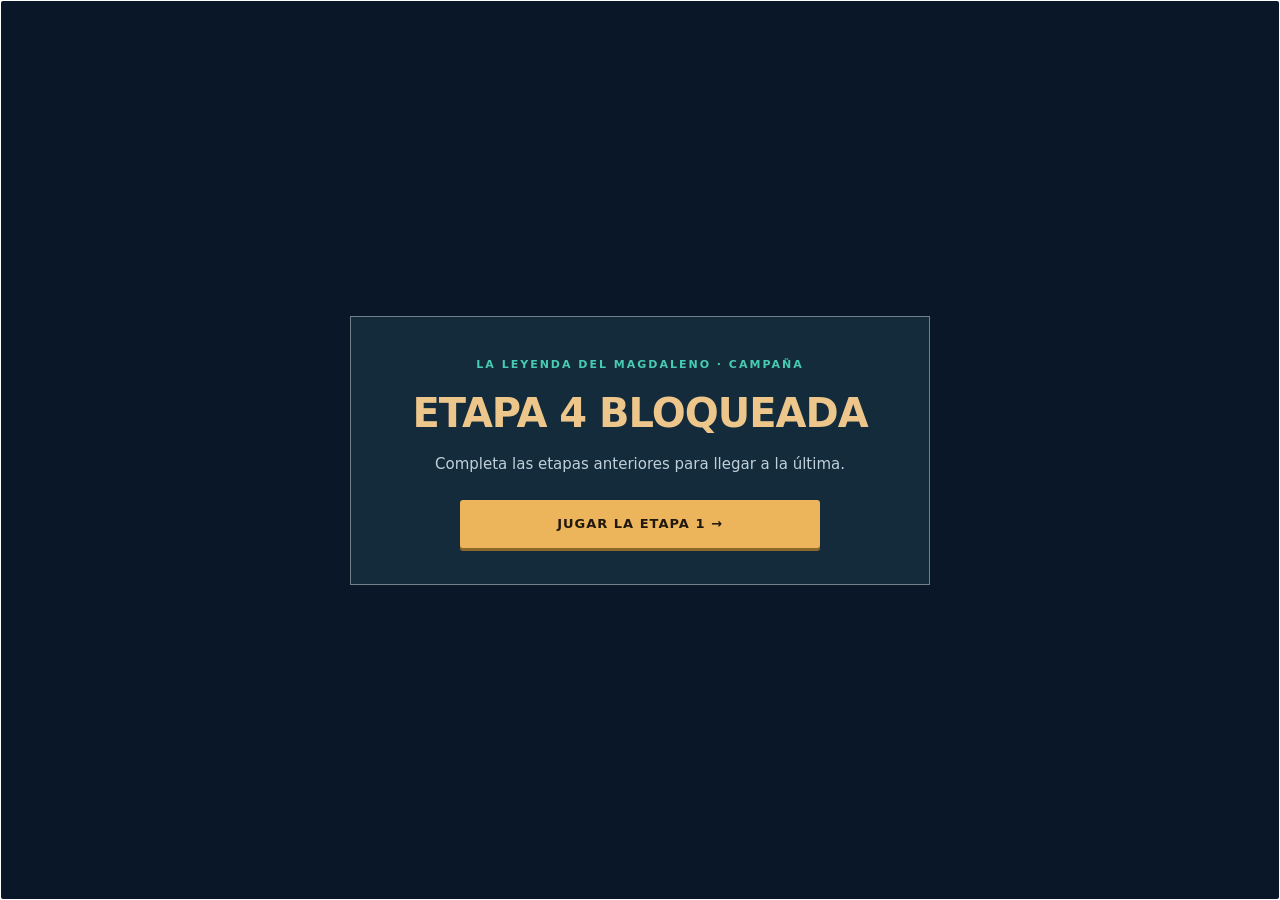
<file: etapa4.html>
<!doctype html>
<html lang="es" data-campaign-stage="4"><head><meta charset="utf-8"><meta name="viewport" content="width=device-width,initial-scale=1,viewport-fit=cover"><meta name="theme-color" content="#18192b"><title>Etapa 4 · Los recuerdos y el último Magdaleno</title><link rel="icon" href="assets/icon-192.png"><link rel="apple-touch-icon" href="assets/icon-192.png"><link rel="manifest" href="manifest.webmanifest"><link rel="stylesheet" href="styles.css?v=0.10.11"><link rel="stylesheet" href="etapa2.css?v=0.10.11"><link rel="stylesheet" href="campaign.css?v=0.10.11"><link rel="stylesheet" href="story.css?v=0.10.11"><link rel="stylesheet" href="etapa4.css?v=0.10.11">
<script defer src="src/data.js?v=0.10.11"></script><script defer src="assets/bounds.js?v=0.10.11"></script><script defer src="src/core.js?v=0.10.11"></script><script defer src="src/story-data.js?v=0.10.11"></script><script defer src="src/campaign.js?v=0.10.11"></script><script defer src="src/render.js?v=0.10.11"></script><script defer src="src/visuals.js?v=0.10.11"></script><script defer src="src/powers.js?v=0.10.11"></script><script defer src="src/melee.js?v=0.10.11"></script><script defer src="src/etapa4-data.js?v=0.10.11"></script><script defer src="src/etapa4-draw.js?v=0.10.11"></script><script defer src="src/etapa4.js?v=0.10.11"></script></head>
<body><main class="runner-shell">
<header class="runner-header"><a href="etapa3.html" aria-label="Volver a la etapa 3">M<span>ETAPA 4 · LOS RECUERDOS</span></a><button id="sound-button" aria-label="Activar sonido">SONIDO: NO</button><button id="e4-pause-button" aria-label="Pausar">PAUSA</button></header>
<section class="runner-stage" aria-label="Etapa 4: los recuerdos y el último Magdaleno"><canvas id="game" width="960" height="540" tabindex="0"></canvas>
<p id="e4-caption" class="e4-caption" role="status" hidden></p><button id="e4-hu-next" class="primary e4-hu-next" type="button" hidden>SEGUIR →</button><button id="e4-skip" class="secondary e4-hu-next" type="button" hidden>SALTAR CRÉDITOS →</button>
<div id="e4-title" class="runner-menu"><div class="runner-menu-card"><span class="eyebrow">ETAPA 4 · LA ÚLTIMA</span><h1>LOS RECUERDOS<br><em>Y EL ÚLTIMO MAGDALENO</em></h1><p>La botella de la Vieja Califa era falsa. La camanchaca te lleva a la época del colegio, vuelves con el equipo y van por el último Magdaleno a los arcades de Don Mario.</p><div id="e4-heroes" class="runner-heroes e4-heroes" role="group" aria-label="Protagonista"></div><div class="runner-menu-actions"><button id="e4-start" class="primary" disabled>CARGANDO…</button><button id="e4-continue" class="secondary" hidden>CONTINUAR</button></div><p id="e4-parts" class="e4-parts" hidden>Campaña completada. Ir directo a una parte: <button data-part="1">1 BOTELLA</button><button data-part="2">2 HUINCHA</button><button data-part="3">3 REGRESO</button><button data-part="4">4 CAMINO</button><button data-part="5">5 PONG</button><button data-part="6">6 FINAL</button></p><p class="runner-help">Controles: ← → caminar · ESPACIO saltar · Z arma · V definitiva (con la energía llena) · ↑ ↓ en el PONG · ESC pausa. En celular, en horizontal. El avance se guarda al pasar cada recuerdo, cada parte y cada tramo.</p></div></div>
<section id="e4-dialog" class="story-screen" role="dialog" aria-modal="true" aria-labelledby="e4-speaker" hidden><div class="story-card"><div class="story-meta"><span id="e4-location"></span><span id="e4-count"></span></div><div class="story-content"><canvas id="e4-portrait" width="96" height="96" aria-hidden="true"></canvas><div class="story-copy"><h2 id="e4-speaker"></h2><span id="e4-role"></span><p id="e4-line"></p></div></div><div class="story-actions"><span>Tú avanzas la conversación.</span><button id="e4-next" class="primary" type="button">SEGUIR →</button></div></div></section>
<div id="e4-pause" class="e4-overlay" hidden><div><h2>PAUSA</h2><button id="e4-resume" class="primary">SEGUIR</button><button id="e4-menu" class="text-button">Volver al menú de la etapa</button></div></div>
<div id="e4-end" class="e4-overlay e4-end" hidden><div><span class="eyebrow">ETAPA 4 COMPLETADA · FIN DE LA LEYENDA</span><h2>EL MAGDALENO<br>SE COMPARTE.</h2><p id="e4-end-note" class="e4-end-note"></p><button id="e4-again" class="primary">VOLVER AL MENÚ</button></div></div>
<div class="e4-touch" aria-label="Controles táctiles"><div class="e4-move"><button data-key="ArrowLeft" aria-label="Izquierda">◀</button><button data-key="ArrowRight" aria-label="Derecha">▶</button></div><div class="e4-act"><button data-key="Space" aria-label="Saltar">↑<small>SALTO</small></button><button data-key="KeyZ" aria-label="Atacar con el arma">✊<small>ARMA</small></button><button id="e4-ult" data-key="KeyV" aria-label="Definitiva">★<small>DEFINITIVA</small></button></div><div class="e4-pong"><button data-key="ArrowUp" aria-label="Subir">▲</button><button data-key="ArrowDown" aria-label="Bajar">▼</button></div></div>
</section><div id="e4-rotate" class="e4-rotate" hidden><div><span class="e4-rotate-icon" aria-hidden="true">↻</span><h2>GIRA EL CELULAR</h2><p>Esta etapa se juega en horizontal,<br>con un pulgar a cada lado.</p><p class="e4-rotate-note">Si estabas jugando, la partida queda en pausa.</p></div></div><p id="accessible-status" class="sr-only" aria-live="polite"></p></main></body></html>
</file>
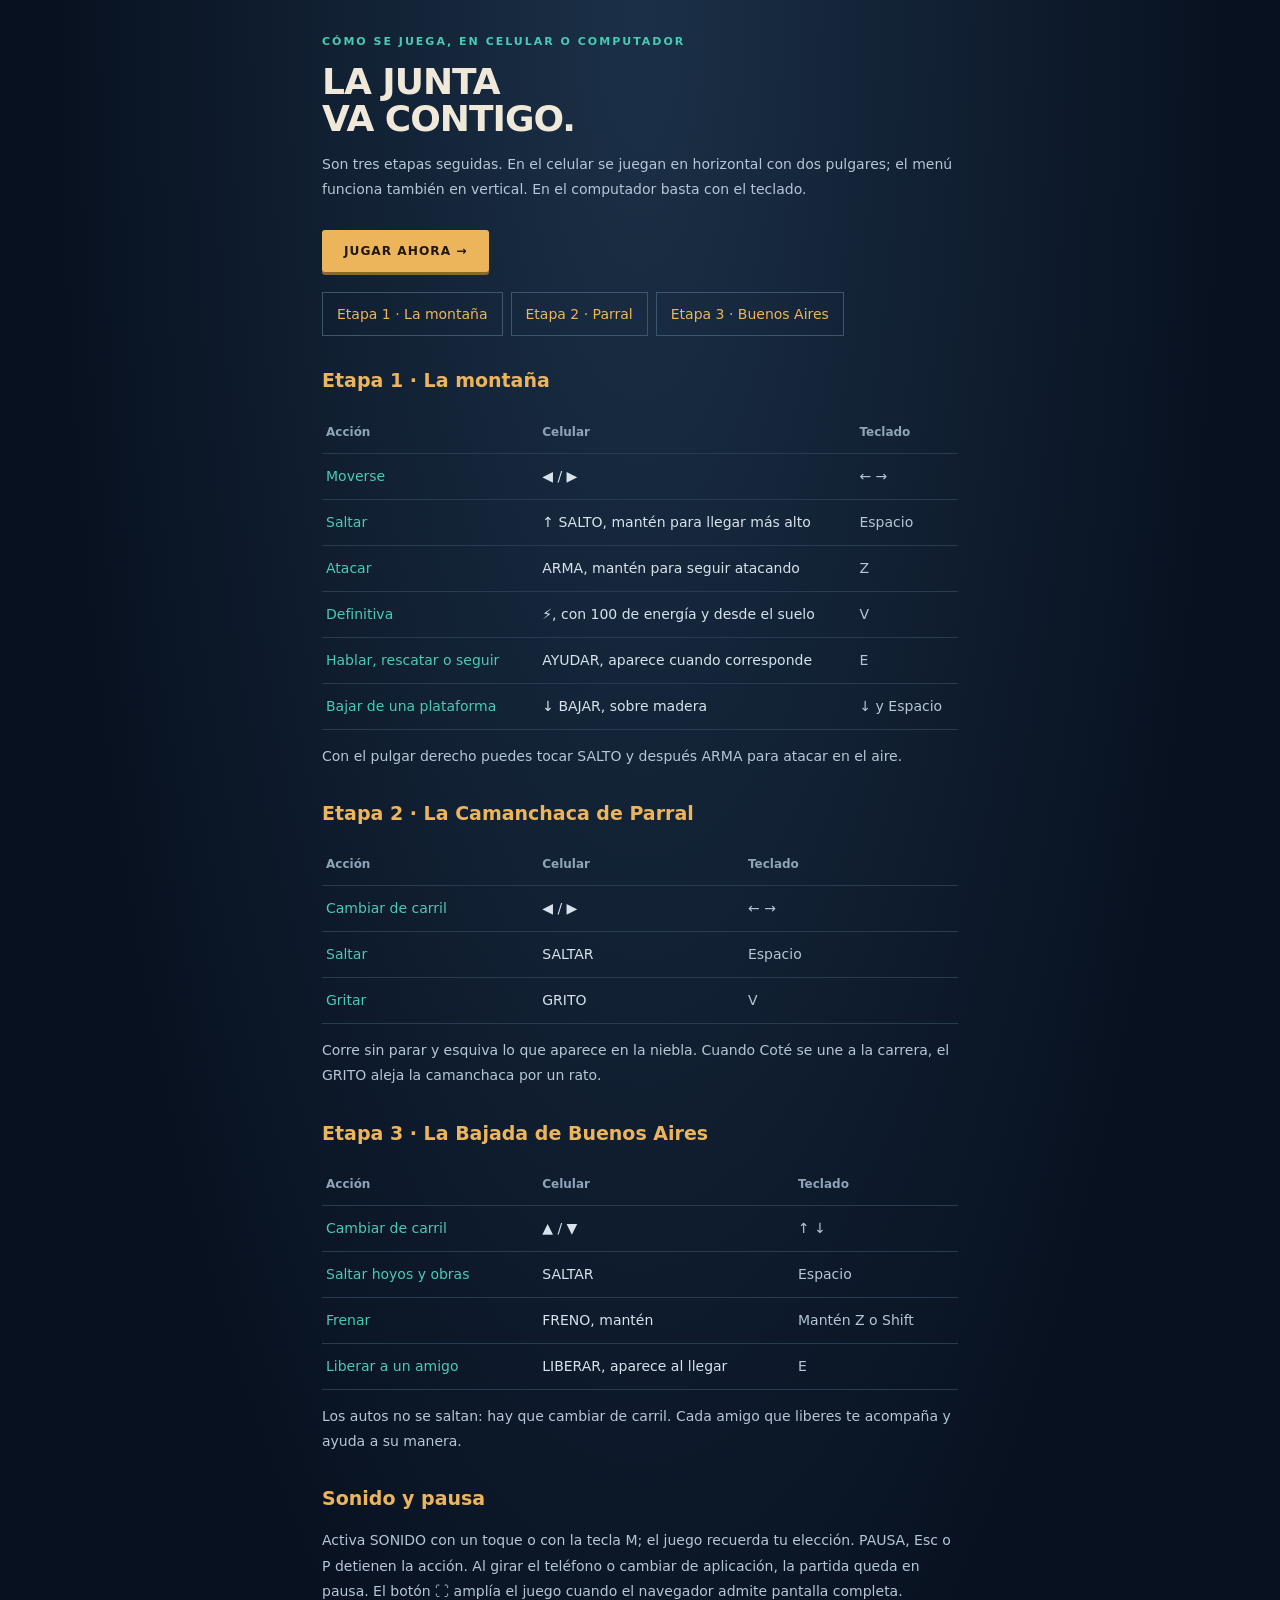
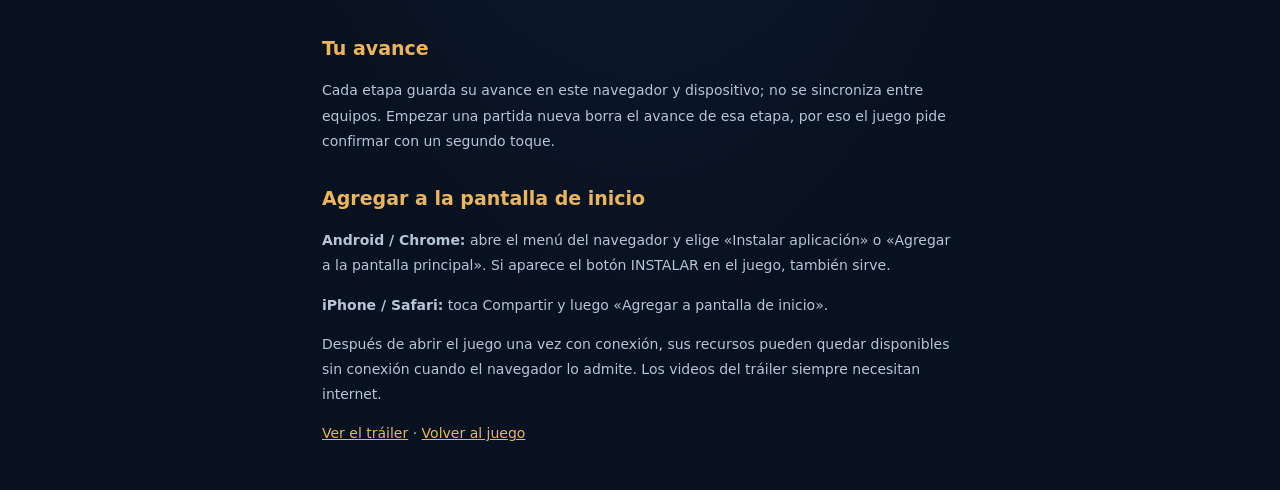
<file: movil.html>
<!doctype html><html lang="es"><head><meta charset="utf-8"><meta name="viewport" content="width=device-width,initial-scale=1,viewport-fit=cover"><meta name="theme-color" content="#0b1530"><title>Guía · Magdaleno</title><link rel="icon" href="assets/icon-192.png"><link rel="apple-touch-icon" href="assets/icon-192.png"><link rel="stylesheet" href="styles.css"><style>body{display:block}.guide{width:min(680px,100%);padding:30px 22px;margin:auto}.guide h1{font-size:36px}.guide h2{font-size:19px;color:var(--amber);margin-top:30px}.guide p,.guide li{color:#b5c6d7;line-height:1.8}.guide a{color:var(--amber)}.guide .primary{display:inline-block;text-decoration:none;color:#20180d;margin:14px 0}.guide nav{display:flex;flex-wrap:wrap;gap:8px;margin:6px 0 0}.guide nav a{display:inline-flex;align-items:center;min-height:44px;padding:0 14px;border:1px solid #3c566c;text-decoration:none}table{width:100%;border-collapse:collapse}td,th{border-bottom:1px solid #293b51;padding:12px 4px;font-size:14px;text-align:left;vertical-align:top}th{color:#8fa4b8;font-weight:600;font-size:12px}td:first-child,th:first-child{width:34%}td:first-child{color:var(--teal)}td:nth-child(2){color:#d7e2ec}td:nth-child(3){color:#b5c6d7}</style></head><body><main class="guide"><span class="eyebrow">CÓMO SE JUEGA, EN CELULAR O COMPUTADOR</span><h1>LA JUNTA<br>VA CONTIGO.</h1><p>Son tres etapas seguidas. En el celular se juegan en horizontal con dos pulgares; el menú funciona también en vertical. En el computador basta con el teclado.</p><a class="primary" href="index.html">JUGAR AHORA →</a><nav aria-label="Etapas"><a href="index.html">Etapa 1 · La montaña</a><a href="etapa2.html">Etapa 2 · Parral</a><a href="etapa3.html">Etapa 3 · Buenos Aires</a></nav>
<h2>Etapa 1 · La montaña</h2><table><tr><th>Acción</th><th>Celular</th><th>Teclado</th></tr><tr><td>Moverse</td><td>◀ / ▶</td><td>← →</td></tr><tr><td>Saltar</td><td>↑ SALTO, mantén para llegar más alto</td><td>Espacio</td></tr><tr><td>Atacar</td><td>ARMA, mantén para seguir atacando</td><td>Z</td></tr><tr><td>Definitiva</td><td>⚡, con 100 de energía y desde el suelo</td><td>V</td></tr><tr><td>Hablar, rescatar o seguir</td><td>AYUDAR, aparece cuando corresponde</td><td>E</td></tr><tr><td>Bajar de una plataforma</td><td>↓ BAJAR, sobre madera</td><td>↓ y Espacio</td></tr></table><p>Con el pulgar derecho puedes tocar SALTO y después ARMA para atacar en el aire.</p>
<h2>Etapa 2 · La Camanchaca de Parral</h2><table><tr><th>Acción</th><th>Celular</th><th>Teclado</th></tr><tr><td>Cambiar de carril</td><td>◀ / ▶</td><td>← →</td></tr><tr><td>Saltar</td><td>SALTAR</td><td>Espacio</td></tr><tr><td>Gritar</td><td>GRITO</td><td>V</td></tr></table><p>Corre sin parar y esquiva lo que aparece en la niebla. Cuando Coté se une a la carrera, el GRITO aleja la camanchaca por un rato.</p>
<h2>Etapa 3 · La Bajada de Buenos Aires</h2><table><tr><th>Acción</th><th>Celular</th><th>Teclado</th></tr><tr><td>Cambiar de carril</td><td>▲ / ▼</td><td>↑ ↓</td></tr><tr><td>Saltar hoyos y obras</td><td>SALTAR</td><td>Espacio</td></tr><tr><td>Frenar</td><td>FRENO, mantén</td><td>Mantén Z o Shift</td></tr><tr><td>Liberar a un amigo</td><td>LIBERAR, aparece al llegar</td><td>E</td></tr></table><p>Los autos no se saltan: hay que cambiar de carril. Cada amigo que liberes te acompaña y ayuda a su manera.</p>
<h2>Sonido y pausa</h2><p>Activa SONIDO con un toque o con la tecla M; el juego recuerda tu elección. PAUSA, Esc o P detienen la acción. Al girar el teléfono o cambiar de aplicación, la partida queda en pausa. El botón ⛶ amplía el juego cuando el navegador admite pantalla completa.</p>
<h2>Tu avance</h2><p>Cada etapa guarda su avance en este navegador y dispositivo; no se sincroniza entre equipos. Empezar una partida nueva borra el avance de esa etapa, por eso el juego pide confirmar con un segundo toque.</p>
<h2>Agregar a la pantalla de inicio</h2><p><strong>Android / Chrome:</strong> abre el menú del navegador y elige «Instalar aplicación» o «Agregar a la pantalla principal». Si aparece el botón INSTALAR en el juego, también sirve.</p><p><strong>iPhone / Safari:</strong> toca Compartir y luego «Agregar a pantalla de inicio».</p><p>Después de abrir el juego una vez con conexión, sus recursos pueden quedar disponibles sin conexión cuando el navegador lo admite. Los videos del tráiler siempre necesitan internet.</p><p><a href="trailer.html">Ver el tráiler</a> · <a href="index.html">Volver al juego</a></p></main></body></html>
</file>
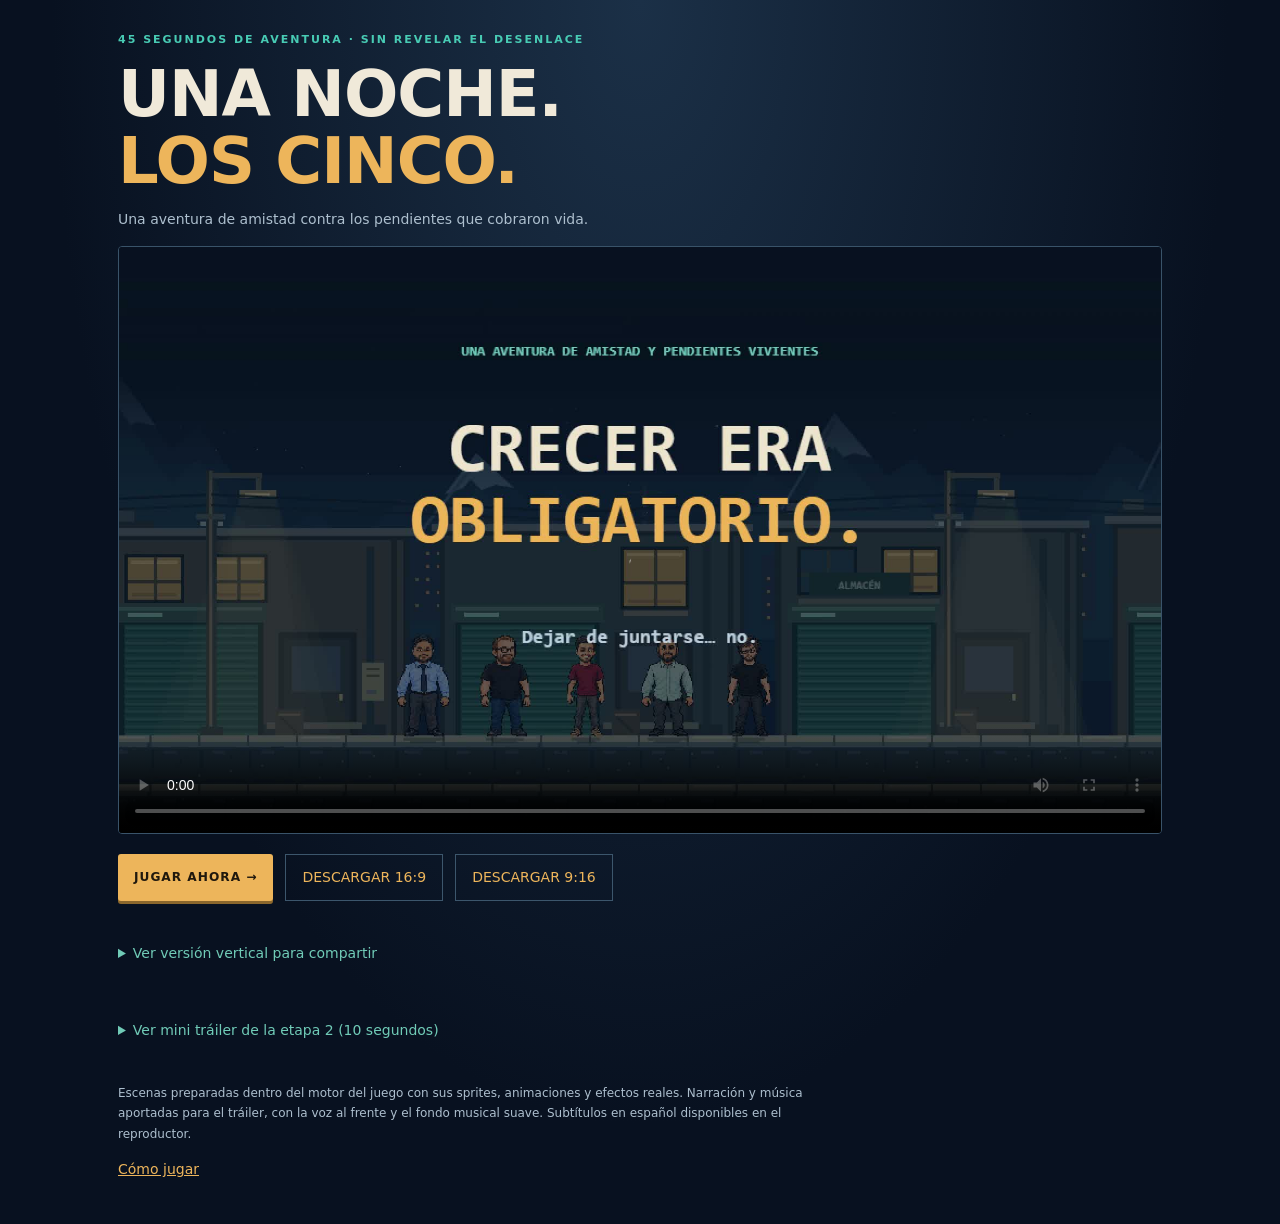
<file: trailer.html>
<!doctype html><html lang="es"><head><meta charset="utf-8"><meta name="viewport" content="width=device-width,initial-scale=1,viewport-fit=cover"><meta name="theme-color" content="#0b1530"><title>Tráiler · La Leyenda del Magdaleno</title><link rel="icon" href="assets/icon-192.png"><link rel="stylesheet" href="styles.css"><style>body{display:block}.trailer-page{width:min(1080px,100%);padding:28px 18px;margin:auto}.trailer-page h1{font-size:clamp(32px,6vw,64px)}.trailer-page p{color:#adbfce;line-height:1.7}.trailer-page a{color:var(--amber)}.trailer-page video{width:100%;display:block;background:#07111f;border:1px solid #395369;border-radius:4px;max-height:75dvh}.actions{display:flex;gap:12px;flex-wrap:wrap;margin:20px 0}.actions a{display:inline-flex;align-items:center;padding:12px 16px;min-height:44px;border:1px solid #3c566c;text-decoration:none}.actions .primary{color:#20180d;border:0}details{margin:28px 0}summary{cursor:pointer;color:#70cbb7;padding:14px 0}details video{max-height:75dvh;width:auto;max-width:100%;margin:auto}.credits{font-size:12px;max-width:700px}.offline-note{padding:12px 14px;border:1px solid #8a6a35;background:#2a2113;color:#f0d9ab;border-radius:4px}</style></head><body><main class="trailer-page"><p class="offline-note" id="offline-note" hidden>Sin conexión: los videos necesitan internet. El juego sí puede abrirse si ya lo visitaste antes.</p><span class="eyebrow">45 SEGUNDOS DE AVENTURA · SIN REVELAR EL DESENLACE</span><h1>UNA NOCHE.<br><em>LOS CINCO.</em></h1><p>Una aventura de amistad contra los pendientes que cobraron vida.</p><video controls playsinline preload="metadata" poster="media/trailer-poster.jpg?v=patrulleros-20261103"><source src="media/Magdaleno_trailer_16x9.mp4?v=patrulleros-20261103" type="video/mp4"><track kind="captions" srclang="es" label="Español" src="media/trailer.vtt?v=patrulleros-20261103">Tu navegador no puede reproducir este vídeo. Puedes descargarlo abajo.</video><div class="actions"><a class="primary" href="index.html">JUGAR AHORA →</a><a href="media/Magdaleno_trailer_16x9.mp4?v=patrulleros-20261103" download>DESCARGAR 16:9</a><a href="media/Magdaleno_trailer_9x16.mp4?v=patrulleros-20261103" download>DESCARGAR 9:16</a></div><details><summary>Ver versión vertical para compartir</summary><video controls playsinline preload="none" poster="media/trailer-vertical-poster.jpg?v=patrulleros-20261103"><source src="media/Magdaleno_trailer_9x16.mp4?v=patrulleros-20261103" type="video/mp4"><track kind="captions" srclang="es" label="Español" src="media/trailer.vtt?v=patrulleros-20261103"></video></details><details><summary>Ver mini tráiler de la etapa 2 (10 segundos)</summary><video controls playsinline preload="none"><source src="media/Magdaleno_etapa2_10s_16x9.mp4?v=patrulleros-20261103" type="video/mp4">Tu navegador no puede reproducir este video.</video></details><p class="credits">Escenas preparadas dentro del motor del juego con sus sprites, animaciones y efectos reales. Narración y música aportadas para el tráiler, con la voz al frente y el fondo musical suave. Subtítulos en español disponibles en el reproductor.</p><p><a href="movil.html">Cómo jugar</a></p></main><script>(function(){var note=document.getElementById('offline-note');function sync(){note.hidden=navigator.onLine!==false;}addEventListener('online',sync);addEventListener('offline',sync);sync();})();</script></body></html>
</file>
<file: styles.css>
:root{color-scheme:dark;--ink:#f0e9d9;--muted:#99acc1;--amber:#edb55b;--teal:#48cbb4;--line:#293b51;--panel:#111e30;--night:#081120}*{box-sizing:border-box}body{margin:0;background:radial-gradient(ellipse at 50% 0,#1b3047 0,#081120 65%);color:var(--ink);font:14px/1.5 'Segoe UI',system-ui,sans-serif;min-height:100vh;display:flex;align-items:center;justify-content:center}.shell{width:min(1280px,98vw);padding:18px 8px}.masthead{display:flex;justify-content:space-between;align-items:center;gap:16px;margin-bottom:16px}.brand{display:flex;align-items:center;gap:10px;color:var(--ink);text-decoration:none;font-size:10px;letter-spacing:2px;line-height:1.5}.brand strong{font-size:14px;letter-spacing:2px}.brand-mark{font-weight:900;font-size:26px;color:var(--amber);border:2px solid var(--amber);height:40px;width:40px;text-align:center;line-height:36px}.top-actions{display:flex;align-items:center;gap:10px}.build-label{color:var(--muted);font-size:10px;letter-spacing:1.2px;margin-right:10px}button{font:inherit;cursor:pointer;touch-action:manipulation}button:focus-visible,a:focus-visible{outline:3px solid var(--teal);outline-offset:3px}.small-button{border:1px solid var(--line);background:#132238;color:#b9c7d7;font-size:10px;letter-spacing:1px;padding:9px 12px;border-radius:3px}.small-button:hover{border-color:var(--amber);color:var(--ink)}.game-frame{position:relative;aspect-ratio:16/9;width:100%;background:#101c30;border:1px solid #3b4c61;box-shadow:0 20px 80px #0006;overflow:hidden}#game{width:100%;height:100%;display:block;image-rendering:pixelated;image-rendering:crisp-edges;outline:none}.overlay{position:absolute;inset:0;z-index:5}.overlay[hidden],.dialogue[hidden]{display:none}.title-screen{padding:clamp(18px,3vw,46px);background:linear-gradient(90deg,#091523f5,#0b1729e8);display:flex;flex-direction:column;justify-content:center}.eyebrow{font-size:clamp(8px,.9vw,11px);font-weight:700;letter-spacing:2px;color:var(--teal)}h1{font-weight:900;font-size:clamp(24px,4vw,54px);letter-spacing:-1px;line-height:1.04;margin:12px 0}h1 em{color:var(--amber);font-style:normal}.title-copy p{color:#acbacb;font-size:clamp(10px,1.1vw,15px);margin:10px 0 18px}.selection-heading{display:flex;align-items:center;justify-content:space-between;gap:12px;margin:8px 0 10px}.selection-heading h2{font-size:clamp(12px,1.2vw,16px);margin:0}.selection-heading span{color:var(--muted);font-size:9px;letter-spacing:1px}.hero-list{display:grid;grid-template-columns:repeat(5,1fr);gap:10px}.hero-card{position:relative;background:#17283abf;border:1px solid #35465c;color:var(--ink);border-radius:3px;padding:8px 5px 7px;display:flex;flex-direction:column;align-items:center;transition:background .12s,border-color .12s;min-width:0}.hero-card:hover{background:#233c4f}.hero-card[aria-pressed=true]{border:2px solid var(--amber);background:#2e332f;padding:7px 4px 6px;box-shadow:inset 0 0 18px #d2a25210}.hero-card img{height:clamp(58px,10vw,135px);max-width:100%;object-fit:contain;image-rendering:pixelated;filter:drop-shadow(0 4px 1px #0005)}.hero-card strong{font-size:clamp(9px,1.1vw,14px);letter-spacing:1px;margin-top:5px}.hero-card small{font-size:clamp(7px,.7vw,10px);color:#aab8c8;white-space:nowrap;overflow:hidden;text-overflow:ellipsis;max-width:100%}.start-row{display:flex;justify-content:space-between;align-items:center;gap:16px;margin-top:15px}.start-row p{max-width:55%;font-size:clamp(9px,1vw,13px);color:#afc0d0;margin:0}.start-row>div{display:flex;gap:8px}.primary,.secondary{border:0;border-radius:3px;padding:12px 22px;letter-spacing:1px;font-weight:800;font-size:clamp(9px,.95vw,13px)}.primary{color:#20180d;background:var(--amber);box-shadow:0 3px 0 #8b672c}.primary:hover{background:#ffd18b}.primary:disabled{opacity:.55;cursor:wait}.secondary{background:#26394c;color:var(--ink);border:1px solid #557083;box-shadow:0 3px 0 #111f2c}.loading-message{font-size:10px;color:var(--muted);margin:10px 0 0;min-height:14px}.controls{display:flex;justify-content:space-between;gap:10px;align-items:center;color:#96a8ba;font-size:9px;letter-spacing:.8px;margin-top:16px;flex-wrap:wrap}.controls>div{display:flex;align-items:center;gap:6px}.controls span{color:#475a6c;margin:0 5px}kbd{font:inherit;border:1px solid #394c61;border-bottom-width:2px;border-radius:3px;padding:3px 5px;color:#dae3ea;background:#172335}.controls a{color:var(--amber);margin-left:12px;text-underline-offset:4px}.dialogue{position:absolute;bottom:3%;left:4%;width:92%;z-index:8;display:flex;gap:16px;align-items:center;background:#0b1829f5;border:2px solid var(--amber);padding:16px 20px;box-shadow:0 8px 30px #0007}.dialogue-portrait{width:76px;height:76px;flex-shrink:0;background:#24384b;border:1px solid #4c6176;overflow:hidden}.dialogue-portrait canvas{width:100%;height:100%;image-rendering:pixelated}.dialogue-copy{flex:1}.dialogue-copy>span{font-weight:800;letter-spacing:1px;color:var(--amber);font-size:13px}.dialogue-copy p{font-size:clamp(11px,1.4vw,19px);line-height:1.5;margin:5px 0 0;min-height:2.5em}.dialogue-next{align-self:flex-end;background:none;color:var(--teal);border:0;font-weight:bold;font-size:10px;white-space:nowrap}.dialogue-next span{border:1px solid #3d6c72;padding:2px 5px;margin-left:4px}.centered-overlay{display:flex;align-items:center;justify-content:center;background:#071120db}.modal-card{max-width:75%;width:560px;padding:32px;border:1px solid #506078;background:#112136;box-shadow:0 10px 50px #0008;text-align:center}.modal-card h2{font-size:clamp(22px,4vw,42px);line-height:1.1;margin:14px 0;color:var(--amber);letter-spacing:1px}.modal-card p{color:#b6c6d7;font-size:clamp(11px,1.2vw,15px);margin-bottom:24px}.modal-card .primary{display:block;margin:16px auto}.text-button{display:block;border:0;background:none;color:#bbcddd;text-decoration:underline;text-underline-offset:4px;margin:20px auto 5px;font-size:12px}.ending-stats{font-size:14px;color:var(--teal);margin:15px}.ficha-notes{font-size:11px;color:#93acbf;text-align:left;margin-top:18px;max-height:130px;overflow:auto}.ficha-notes p{margin:8px 0;font-size:11px}.sr-only{position:absolute;width:1px;height:1px;overflow:hidden;clip-path:inset(50%)}.touch-controls{display:none;position:absolute;left:12px;right:12px;bottom:10px;justify-content:space-between;z-index:4;pointer-events:none}.touch-controls>div{display:flex;gap:7px}.touch-controls button{pointer-events:auto;background:#142739c7;color:#eee2c8;border:1px solid #8ba3b58c;border-radius:10px;width:44px;height:44px;font-weight:800;touch-action:none;user-select:none}.touch-controls button:active{background:#ac8144}@media(pointer:coarse){.touch-controls{display:flex}.controls{font-size:8px}.game-frame:has(.overlay:not([hidden])) .touch-controls{display:none}}@media(max-width:750px){.build-label{display:none}.shell{padding:8px 2px}.masthead{margin-bottom:8px}.brand strong{font-size:10px}.brand{font-size:7px}.brand-mark{height:30px;width:30px;line-height:26px;font-size:20px}.small-button{font-size:8px;padding:7px}.title-screen{padding:15px}.title-copy p{margin-bottom:8px}.eyebrow{letter-spacing:1px}.hero-list{gap:5px}.selection-heading{margin:3px 0 7px}.selection-heading span{display:none}.start-row{margin-top:9px}.primary,.secondary{padding:8px 12px}.hero-card small{display:none}.loading-message{margin-top:6px;font-size:8px}.dialogue{padding:9px;gap:9px}.dialogue-portrait{width:45px;height:45px}.dialogue-copy>span{font-size:10px}.dialogue-next{font-size:8px}.modal-card{padding:18px}.controls span{margin:0 2px}.controls>div{gap:4px}}@media(max-height:700px) and (min-width:900px){.shell{width:min(1130px,94vw)}.masthead{margin-bottom:10px}.shell{padding:8px}.controls{margin-top:10px}}@media(prefers-reduced-motion:reduce){*{transition:none!important}}
@media(pointer:coarse){.shell{width:min(98vw,calc((100dvh - 90px)*1.777778))}}
/* Escritorio: el ancho también depende de la altura, para que juego, cabecera y controles quepan sin desplazar (1366x768). */
@media(pointer:fine) and (min-width:901px){.shell{width:min(1280px,98vw,calc((100dvh - 130px)*1.777778))}}
#ending-continue{display:flex;align-items:center;justify-content:center;text-align:center;min-height:46px;text-decoration:none;margin:14px auto;padding:12px 20px}
</file>
<file: mobile.css>
/* Experiencia principal horizontal, con controles al alcance de dos pulgares. */
[hidden]{display:none!important}.mobile-status,.mobile-hint,.mobile-boss,.touch-onboarding,.rotate-screen{display:none}.sr-only{position:fixed;top:0;left:0}
#game{touch-action:none;user-select:none;-webkit-user-select:none}
.touch-controls button small{display:block;font-size:9px;letter-spacing:.4px;margin-top:3px}
.touch-controls svg{display:block;width:27px;height:27px;margin:auto;fill:none;stroke:currentColor;stroke-width:2.6;stroke-linecap:round;stroke-linejoin:round}
.touch-controls button.is-held{background:#bf9355!important;color:#101c29;border-color:#ffe0a0;scale:.96}.touch-controls button.is-ready{border-color:#f2ce88;box-shadow:0 0 0 3px #edb55b33}.touch-controls button[aria-disabled=true]{color:#9eafbd}
.mobile-callout{position:absolute;left:18%;right:18%;top:10px;z-index:5;display:flex;flex-direction:column;gap:4px;align-items:center;pointer-events:none;text-align:center}
.mobile-callout b,.mobile-callout span{font:600 12px/1.35 system-ui,sans-serif;padding:5px 10px;border-radius:4px;max-width:100%;color:#f1d19c;background:#102333ed;border:1px solid #edb55b55}.mobile-callout b:empty,.mobile-callout span:empty{display:none}
html[data-mobile=true] body{height:100dvh;min-height:0;overflow:hidden;display:block;overscroll-behavior:none;background:#0a1728}
html[data-mobile=true] .shell{position:relative;width:100%;max-width:none;height:100dvh;margin:0;padding:env(safe-area-inset-top) env(safe-area-inset-right) env(safe-area-inset-bottom) env(safe-area-inset-left);display:grid;grid-template-rows:40px minmax(0,1fr)}
html[data-mobile=true] .masthead{grid-row:1;margin:0;padding:3px 10px;min-height:0;gap:8px;border-bottom:1px solid #30475a;background:#0b1828;z-index:12}
html[data-mobile=true] .brand{gap:6px;font-size:7px;letter-spacing:.7px}html[data-mobile=true] .brand strong{font-size:9px;letter-spacing:1px}html[data-mobile=true] .brand-mark{width:28px;height:28px;font-size:19px;line-height:24px}
html[data-mobile=true] .build-label,html[data-mobile=true] .mobile-hint,html[data-mobile=true] .touch-tip{display:none}
html[data-mobile=true] .top-actions{gap:5px;margin-left:auto}html[data-mobile=true] .small-button{height:34px;min-width:40px;padding:4px 9px;white-space:nowrap;font-size:9px;letter-spacing:0}
html[data-mobile=true] .game-frame{grid-row:2;width:100%;height:100%;min-height:0;aspect-ratio:auto;border:0;box-shadow:none;overflow:hidden;touch-action:none}
html[data-mobile=true] #game{position:absolute;left:0;top:0;width:100%;max-width:none;height:auto;will-change:transform}
html[data-mobile=true] .game-frame:has(#title-screen:not([hidden])) #game{visibility:hidden}
html[data-mobile=true] .title-screen{position:absolute;inset:0;padding:12px 20px 30px;display:flex;justify-content:center;overflow:auto;background:radial-gradient(ellipse at 50% 20%,#233d50,#0a1728 75%)}
html[data-mobile=true] .title-copy,html[data-mobile=true] .selection-heading,html[data-mobile=true] .start-row,html[data-mobile=true] .hero-list{flex-shrink:0}
html[data-mobile=true] .title-copy{text-align:center}html[data-mobile=true] .title-copy h1{font-size:27px;line-height:1.05;margin:0 0 7px}
html[data-mobile=true] .title-copy .eyebrow,html[data-mobile=true] .title-copy p,html[data-mobile=true] .selection-heading span,html[data-mobile=true] .hero-card small,html[data-mobile=true] .loading-message{display:none}
html[data-mobile=true] .selection-heading{width:min(650px,100%);margin:4px auto 8px}html[data-mobile=true] .selection-heading h2{font-size:12px}
html[data-mobile=true] .hero-list{width:min(650px,100%);grid-template-columns:repeat(5,1fr);gap:7px;margin:0 auto}
html[data-mobile=true] .hero-card{padding:7px 4px;background:#172b3b}html[data-mobile=true] .hero-card[aria-pressed=true]{padding:6px 3px;background:#3d3b2a}html[data-mobile=true] .hero-card img{height:clamp(48px,19dvh,95px)}html[data-mobile=true] .hero-card strong{font-size:10px;letter-spacing:.6px}
html[data-mobile=true] .start-row{display:block;width:min(650px,100%);margin:9px auto 0}html[data-mobile=true] .start-row p{max-width:none;min-height:28px;margin:0 0 8px;font-size:11px;line-height:1.35;text-align:center}html[data-mobile=true] .start-row>div{justify-content:center;gap:10px}html[data-mobile=true] .start-row button{min-height:44px;font-size:11px;padding:9px 20px}
html[data-mobile=true] .controls{position:absolute;bottom:max(1px,env(safe-area-inset-bottom));left:0;width:100%;justify-content:center;margin:0;z-index:8}html[data-mobile=true] .controls>div:first-child,html[data-mobile=true] .controls kbd,html[data-mobile=true] .controls span{display:none}html[data-mobile=true] .controls>div:last-child{font-size:0}html[data-mobile=true] .controls a{font-size:10px;padding:7px 14px;margin:0;white-space:nowrap}
html[data-mobile=true]:is([data-game-state=play],[data-game-state=dialogue],[data-game-state=paused]) .brand,html[data-mobile=true]:is([data-game-state=play],[data-game-state=dialogue],[data-game-state=paused],[data-game-state=ending]) .controls{display:none}
html[data-mobile=true] .mobile-status:not([hidden]){position:absolute;left:max(10px,env(safe-area-inset-left));right:170px;top:env(safe-area-inset-top);height:40px;display:flex;align-items:center;gap:12px;z-index:13;font-size:9px;line-height:1.3;pointer-events:none}
.mobile-status>strong{font-size:11px;color:#edcf98;max-width:75px;overflow:hidden}.mobile-status>span{width:90px;min-width:50px;flex:1;max-width:120px;color:#a6bbc9}.mobile-status b{float:right;color:#e1ecef}.mobile-status>span>i{display:block;height:4px;background:#293e50;margin-top:3px;border-radius:2px;overflow:hidden}.mobile-status i i{display:block;height:100%;width:100%;background:#7ec3a9}#mobile-energy-bar{background:#88b8df}.mobile-status #mobile-fichas{font-size:9px;flex:0 0 auto;width:100px;max-width:none}
html[data-mobile=true] .touch-controls{position:fixed;inset:0;display:none;margin:0;width:100%;height:100dvh;pointer-events:none;z-index:10}html[data-mobile=true][data-touch=true][data-game-state=play] .touch-controls{display:block}
html[data-mobile=true] .touch-controls>div{position:absolute;bottom:max(16px,env(safe-area-inset-bottom));display:grid;gap:10px;pointer-events:none}
html[data-mobile=true] .touch-move{left:max(16px,env(safe-area-inset-left));grid-template-columns:repeat(2,68px)}html[data-mobile=true] .touch-actions{right:max(16px,env(safe-area-inset-right));grid-template-columns:repeat(2,72px)}
html[data-mobile=true] .touch-controls button{width:68px;height:64px;border-radius:20px;pointer-events:auto;color:#e4e9dc;background:#172e45e8;border:1px solid #9bb9c0aa;font-size:23px;touch-action:none;-webkit-touch-callout:none;user-select:none;box-shadow:0 3px 10px #0004}
html[data-mobile=true] .touch-actions button{width:72px;height:70px}html[data-mobile=true] [data-key=KeyZ]{background:#244d3fe8;border-color:#75bc91;font-size:25px}
html[data-mobile=true] .touch-controls button[data-key=KeyV]{position:absolute;right:0;bottom:82px;width:58px;height:58px;border-radius:50%;background:#39314de8}html[data-mobile=true] .touch-controls button[data-key=KeyV] svg{width:23px;height:23px}html[data-mobile=true] .touch-controls button[data-key=KeyV] small{font-size:9px;margin-top:0}
html[data-mobile=true] .touch-controls button[data-key=KeyE]{position:fixed;left:50%;bottom:max(18px,env(safe-area-inset-bottom));transform:translateX(-50%);width:80px;height:58px;background:#67512dee;border-color:#e2bf7d;border-radius:17px}
html[data-mobile=true] .touch-controls button[data-key=ArrowDown]{position:absolute;bottom:76px;left:45px;width:58px;height:52px;border-radius:16px}
html[data-mobile=true] .mobile-boss:not([hidden]){display:block;position:absolute;top:8px;left:30%;right:30%;z-index:5;text-align:center;font-size:10px;color:#edc68d;background:#0b1829e8;padding:5px 8px;border-radius:5px;pointer-events:none}.mobile-boss>i{display:block;height:5px;background:#3c3540;margin-top:4px;overflow:hidden}.mobile-boss i i{display:block;width:100%;height:100%;background:#dea179}html[data-mobile=true][data-boss=true] .mobile-callout{top:48px}
html[data-mobile=true] .dialogue{position:absolute;bottom:10px;left:50%;transform:translateX(-50%);width:min(650px,94%);padding:12px;gap:10px;background:#0c1b2bf5}html[data-mobile=true] .dialogue-copy>span{font-size:11px}html[data-mobile=true] .dialogue-copy p{font-size:14px;line-height:1.4;min-height:0}html[data-mobile=true] .dialogue-portrait{width:44px;height:44px}html[data-mobile=true] .dialogue-next{min-width:70px;min-height:44px;font-size:11px;align-self:center}html[data-mobile=true] .dialogue-next span{display:none}
html[data-mobile=true] .modal-card{max-width:90%;max-height:94%;overflow:auto;padding:16px 24px}html[data-mobile=true] .modal-card h2{font-size:30px;margin:8px 0}html[data-mobile=true] .modal-card p{font-size:12px;margin:8px 0 12px}html[data-mobile=true] .modal-card .primary{min-height:44px;margin:10px auto}html[data-mobile=true] .text-button{min-height:40px;margin:4px auto}html[data-mobile=true] .ficha-notes{display:none}
html[data-mobile=true] .rotate-screen:not([hidden]){position:fixed;inset:0;z-index:60;display:grid;place-items:center;background:#0a1728f8;text-align:center;padding:25px}.rotate-icon{display:block;font-size:84px;line-height:1;color:#e7bc75}.rotate-screen h2{color:#edcc94;font-size:23px;letter-spacing:1px}.rotate-screen p{color:#b6cbda;line-height:1.6;font-size:15px}.rotate-screen .rotate-note{color:#7e9ba9;font-size:12px}
html[data-mobile=true] .touch-onboarding:not([hidden]){position:fixed;left:22%;right:22%;top:28%;z-index:20;display:flex;align-items:center;gap:12px;padding:12px 14px;background:#102537f5;border:1px solid #cba35e;border-radius:8px;font-size:12px;color:#e9dec7}.touch-onboarding button{flex-shrink:0;min-height:44px;background:#e7bb76;color:#182332;border:0;border-radius:5px;font-size:10px;font-weight:700;padding:7px 10px}
@media(orientation:portrait){html[data-mobile=true] .title-screen{padding:16px 14px 30px}html[data-mobile=true] .title-copy h1{font-size:28px;text-align:left}html[data-mobile=true] .hero-list{grid-template-columns:repeat(3,1fr)}html[data-mobile=true] .hero-card img{height:clamp(52px,12dvh,88px)}html[data-mobile=true] .start-row p{text-align:left;min-height:38px}html[data-mobile=true] .start-row>div{flex-wrap:wrap}html[data-mobile=true] .start-row button{flex:1}html[data-mobile=true] .brand>span:not(.brand-mark){display:none}}
@media(orientation:landscape) and (max-height:350px){html[data-mobile=true] .shell{grid-template-rows:36px minmax(0,1fr)}html[data-mobile=true] .title-screen{padding:6px 16px 24px}html[data-mobile=true] .title-copy h1{font-size:21px}html[data-mobile=true] .hero-card img{height:42px}html[data-mobile=true] .hero-card{padding:4px}html[data-mobile=true] .hero-card[aria-pressed=true]{padding:3px}html[data-mobile=true] .start-row{margin-top:5px}html[data-mobile=true] .start-row p{min-height:0;margin-bottom:4px;font-size:10px}html[data-mobile=true] .touch-controls>div{bottom:10px}html[data-mobile=true] .mobile-status{gap:7px}html[data-mobile=true] .mobile-status #mobile-fichas{display:none}html[data-mobile=true] .touch-onboarding{top:20%;left:21%;right:21%}}
@media(prefers-reduced-motion:reduce){.touch-controls button{transition:none;scale:1!important}}
</file>
<file: campaign.css>
/* Menú de campaña disponible tanto con teclado como en el celular. */
html[data-campaign-stage]:not([data-campaign-ready]) main{visibility:hidden}
.campaign-nav{display:grid;grid-template-columns:repeat(4,minmax(0,1fr));gap:6px;margin:8px 0 12px;flex-shrink:0}
.campaign-nav>span{grid-column:1/-1;color:#a9c7cc;font:700 9px/1.4 system-ui;letter-spacing:.7px}
.campaign-nav a{display:flex;align-items:center;justify-content:center;min-height:44px;padding:6px 8px;border:1px solid #567682;background:#142b3b;color:#eacb96;text-align:center;text-decoration:none;font:700 10px/1.3 system-ui}
.campaign-nav a[aria-current=page]{border-color:#e8bf77;background:#293746}
a.campaign-link-locked{color:#9baab7;border-color:#3e5263;background-color:#172432}
.campaign-nav a:focus-visible,.campaign-gate a:focus-visible,.campaign-gate button:focus-visible{outline:3px solid #8dd3c4;outline-offset:3px}
.campaign-locked main{visibility:hidden}
.campaign-gate{position:fixed;inset:0;z-index:100;display:grid;place-items:center;overflow:auto;padding:max(20px,env(safe-area-inset-top)) max(20px,env(safe-area-inset-right)) max(20px,env(safe-area-inset-bottom)) max(20px,env(safe-area-inset-left));background:#0a1728;color:#e2e9e5;overscroll-behavior:contain}
.campaign-gate>div{width:min(580px,100%);padding:clamp(20px,4vw,36px);border:1px solid #71818c;background:#142b3b;text-align:center;max-height:100%;overflow:auto}
.campaign-gate h1{font:800 clamp(24px,5vw,40px)/1.15 system-ui;color:#edc68b;margin:16px 0}
.campaign-gate p{font:15px/1.6 system-ui;color:#bfd0da;margin:12px 0 24px}
.campaign-gate .primary{display:flex;align-items:center;justify-content:center;min-height:48px;text-decoration:none;margin:12px auto 0;max-width:360px;font-size:13px}
.campaign-gate .text-button{min-height:44px}
html[data-mobile=true] .title-screen{justify-content:flex-start;justify-content:safe center}
html[data-mobile=true] .campaign-nav{width:min(650px,100%);margin-left:auto;margin-right:auto}
/* El pie tiene su propia fila: no tapa el botón para empezar al añadir las etapas. */
html[data-mobile=true] .shell:has(#title-screen:not([hidden])){grid-template-rows:40px minmax(0,1fr) 44px}
html[data-mobile=true] .shell:has(#title-screen:not([hidden])) .controls{position:static;grid-row:3;min-height:44px;background:#0b1828}
html[data-mobile=true] .shell:has(#title-screen:not([hidden])) .controls a{display:inline-flex;align-items:center;min-height:44px}
@media(orientation:landscape) and (max-height:500px){
 html[data-mobile=true] .title-screen{padding:8px 16px}
 html[data-mobile=true] .title-copy h1{font-size:22px;margin-bottom:4px}
 html[data-mobile=true] .title-copy h1 br{display:none}
 html[data-mobile=true] .hero-card img{height:clamp(36px,12dvh,54px)}
 html[data-mobile=true] .start-row{display:flex;align-items:center;gap:12px;margin-top:6px}
 html[data-mobile=true] .start-row p{flex:1;min-height:0;margin:0;font-size:10px;text-align:left}
 html[data-mobile=true] .start-row>div{flex-shrink:0}
}
@media(orientation:landscape) and (max-height:350px){
 html[data-mobile=true] .shell:has(#title-screen:not([hidden])){grid-template-rows:36px minmax(0,1fr) 44px}
 html[data-mobile=true] .title-screen{padding:4px 16px}
 html[data-mobile=true] .campaign-nav{margin-top:4px;margin-bottom:4px;gap:4px}
 html[data-mobile=true] .selection-heading{margin-top:2px;margin-bottom:4px}
 html[data-mobile=true] .hero-card img{height:32px}
 html[data-mobile=true] .start-row{margin-top:4px}
}
@media(max-height:420px){.campaign-gate{padding:10px}.campaign-gate>div{padding:16px}.campaign-gate h1{font-size:25px;margin:8px 0}.campaign-gate p{font-size:13px;margin:8px 0 14px}.campaign-nav{margin:6px 0}.campaign-nav a{font-size:9px}}
</file>
<file: etapa2.css>
[hidden]{display:none!important}*{box-sizing:border-box}html,body{height:100%;overflow:hidden;overscroll-behavior:none}body{display:block;margin:0;background:#0a1524}.runner-shell{height:100dvh;display:grid;grid-template-rows:48px minmax(0,1fr);padding:env(safe-area-inset-top) env(safe-area-inset-right) env(safe-area-inset-bottom) env(safe-area-inset-left)}.runner-header{display:flex;align-items:center;gap:12px;padding:5px 14px;background:#0b192a;border-bottom:1px solid #334b5e;z-index:4}.runner-header>a{color:#e9ba70;font:bold 26px monospace;text-decoration:none;display:flex;gap:10px;align-items:center}.runner-header>a span{color:#afc5d0;font:700 10px system-ui;letter-spacing:1px}.runner-header button{background:#14293c;color:#cfdee2;border:1px solid #3c596c;border-radius:4px;min-height:36px;min-width:44px;padding:6px 10px;font:700 10px system-ui}.runner-progress{flex:1;max-width:430px;margin:auto;font:10px system-ui;color:#b4cbd4}.runner-progress b{float:right;color:#ead0a1}.runner-progress>i,.fog-status>i{display:block;height:4px;background:#263f50;margin-top:4px;overflow:hidden}.runner-progress i i{display:block;width:0;height:100%;background:#e3b473}.runner-stage{position:relative;overflow:hidden;min-height:0;background:#14283b}.runner-stage>canvas{width:100%;height:100%;display:block;object-fit:contain;image-rendering:pixelated;touch-action:none;user-select:none;-webkit-user-select:none}.runner-hud{position:absolute;top:12px;left:18px;right:18px;display:flex;align-items:flex-start;gap:20px;pointer-events:none;color:#e1e7db;font:700 11px system-ui;z-index:2}.runner-hud>div:first-child{display:flex;flex-direction:column;gap:4px;min-width:90px}.runner-hud strong{color:#f1ce93;letter-spacing:1px}#runner-health{color:#96d8bd;letter-spacing:4px}.fog-status{width:180px;padding:7px 10px;background:#102537cb;border:1px solid #68849a55;font-size:9px;letter-spacing:.5px}.fog-status i i{height:100%;display:block;background:#88c6cc;width:65%}.cote-status{margin-left:auto;display:flex;align-items:center;gap:8px;max-width:190px;padding:5px 10px;background:#102537dd;border:1px solid #ba6f6955;min-height:44px}.cote-status img{width:23px;height:38px;object-fit:contain;image-rendering:pixelated}.cote-status span{font-size:9px;line-height:1.4;color:#e5b4a5}.runner-notice{position:absolute;top:73px;left:21%;right:21%;margin:0;text-align:center;background:#102737ed;border:1px solid #a6b38c80;padding:9px 12px;color:#e9dab6;font:600 12px/1.4 system-ui;pointer-events:none;z-index:3;border-radius:4px}.runner-warning{position:absolute;left:28%;right:28%;bottom:20px;padding:8px;margin:0;background:#332a28eb;border:1px solid #dcaa6e;color:#ffdfad;font:700 12px system-ui;text-align:center;pointer-events:none;z-index:3}.runner-menu,.runner-modal{position:absolute;inset:0;background:#081725ee;display:grid;place-items:center;overflow:auto;padding:24px;z-index:5}.runner-menu-card{width:min(780px,100%);padding:20px 24px;border:1px solid #527083;background:linear-gradient(145deg,#1b3446,#0c1d2c);box-shadow:0 16px 60px #0005}.runner-menu h1{font-size:clamp(26px,5vw,49px);line-height:1.05;margin:10px 0 13px}.runner-menu p{font:14px/1.6 system-ui;color:#bdd0d9;max-width:680px;margin:10px 0}.runner-heroes{display:grid;grid-template-columns:repeat(5,1fr);gap:8px;margin:16px 0}.runner-heroes button{background:#142b3b;color:#cbd8dc;border:1px solid #496272;padding:5px 6px;min-width:0;font:700 11px system-ui}.runner-heroes button[aria-pressed=true]{background:#4b412e;border:2px solid #efbf79;padding:4px 5px;color:#ffe4b4}.runner-heroes img{height:76px;width:100%;object-fit:contain;display:block;image-rendering:pixelated}.runner-how{display:flex;flex-wrap:wrap;gap:8px 18px;font:9px/1.4 system-ui;color:#9ebbc6}.runner-how b{color:#ead6ac}.runner-how .how-touch{display:none}.runner-menu .runner-help{font-size:11px;color:#9db7c4}.runner-menu-actions{display:flex;gap:10px;flex-wrap:wrap;margin-top:14px}.runner-menu-actions button,.runner-modal-actions button{min-height:44px;padding:10px 18px;font-size:12px}.runner-back{display:inline-block;color:#c0aa80;font:11px system-ui;margin-top:12px;padding:7px 0}.runner-modal>div{width:min(550px,100%);padding:26px;background:#0e2233f5;border:1px solid #907958;text-align:center}.runner-modal h2{font-size:clamp(28px,5vw,43px);color:#eac085;margin:12px 0}.runner-modal p{font:14px/1.7 system-ui;color:#c0d0d8;white-space:pre-line}.runner-modal-actions{display:flex;flex-direction:column;align-items:stretch;gap:9px}.runner-modal .text-button{margin:0;font-size:12px}.runner-modal button:disabled{opacity:1;color:#c1b5d7;background:#3b354d;border:1px solid #7a6d91;cursor:default}.runner-touch{position:absolute;inset:0;pointer-events:none;z-index:3;display:none}.runner-touch>div{position:absolute;bottom:max(14px,env(safe-area-inset-bottom));display:flex;gap:10px}.runner-touch>div:first-child{left:16px}.runner-touch>div:last-child{right:16px}.runner-touch button{width:70px;height:68px;border:1px solid #8baaba;background:#173247e8;border-radius:19px;color:#dfecdf;font:26px system-ui;pointer-events:auto;touch-action:none;user-select:none}.runner-touch small{display:block;font:700 9px system-ui;margin-top:1px}.runner-touch [data-key=KeyV]{background:#50343ee8;border-color:#c58e82}.runner-touch [aria-disabled=true]{color:#a99ea9;border-color:#716575}.runner-touch .is-ready{box-shadow:0 0 0 3px #efbd7440;border-color:#f7c591}.runner-touch .is-held{background:#bd995d;color:#132235;scale:.96}.runner-rotate{position:absolute;inset:0;background:#091a2bf9;z-index:10;display:grid;align-content:center;justify-items:center;text-align:center;padding:24px;color:#d5dfe2}.runner-rotate>span{font-size:80px;color:#eac085}.runner-rotate h2{color:#eac085;font-size:24px}.runner-rotate p{font:15px/1.6 system-ui}.sr-only{position:fixed;left:0;top:0;width:1px;height:1px;overflow:hidden;clip-path:inset(50%)}
@media(pointer:coarse),(any-pointer:coarse) and (max-width:900px){.runner-how .how-keys{display:none}.runner-how .how-touch{display:inline}.runner-touch:not([hidden]){display:block}}
@media(pointer:coarse),(max-width:900px){.runner-shell{grid-template-rows:40px minmax(0,1fr)}.runner-header{padding:2px 10px;gap:8px}.runner-header>a{font-size:23px}.runner-header>a span{font-size:8px}.runner-progress{font-size:9px}.runner-header button{min-height:34px;font-size:9px;padding:6px 8px}.runner-hud{top:8px;left:12px;right:12px;gap:10px}.runner-hud>div:first-child{min-width:74px;font-size:10px}.fog-status{width:155px;font-size:8px;padding:6px}.cote-status{max-width:155px;min-height:38px;padding:3px 7px}.cote-status img{height:32px;width:20px}.cote-status span{font-size:8px}.runner-notice{top:59px;left:20%;right:20%;padding:6px 8px;font-size:11px}.runner-warning{bottom:12px;left:25%;right:25%;font-size:10px}.runner-menu{padding:12px}.runner-menu-card{padding:12px 18px}.runner-menu h1{font-size:26px;margin:3px 0 8px}.runner-menu p{font-size:12px;line-height:1.4;margin:6px 0}.runner-heroes{margin:8px 0}.runner-heroes img{height:54px}.runner-menu .runner-help{font-size:10px}.runner-menu-actions{margin-top:8px}.runner-menu-actions button{padding:8px 14px;font-size:11px}.runner-back{margin-top:4px}.runner-menu-card>.eyebrow{font-size:8px}}
@media(orientation:portrait){.runner-header>a span{display:none}.runner-menu{align-items:start}.runner-menu-card{margin:auto}.runner-menu h1{font-size:30px;margin-top:10px}.runner-heroes{grid-template-columns:repeat(3,1fr);gap:8px;margin:16px 0}.runner-heroes img{height:76px}.runner-menu p{font-size:13px;line-height:1.6}.runner-how{gap:9px;font-size:9px;flex-direction:column}.runner-menu-actions{flex-direction:column;margin-top:15px}.runner-menu .runner-help{font-size:11px}.runner-menu-actions button{min-height:46px}}
@media(orientation:portrait) and (max-height:700px){.runner-menu{padding:8px}.runner-menu-card{padding:10px 14px}.runner-menu h1{font-size:24px;margin:4px 0 6px}.runner-menu p{font-size:11px;line-height:1.35;margin:4px 0}.runner-heroes{gap:5px;margin:8px 0}.runner-heroes button{font-size:10px;padding:2px 4px}.runner-heroes img{height:40px}.runner-how{gap:3px}.runner-menu .runner-help{display:none}.runner-menu-actions{margin-top:8px;gap:6px}.runner-back{margin-top:2px;padding:4px 0}}
@media(orientation:landscape) and (max-height:430px){.runner-menu{padding:8px}.runner-menu-card{padding:9px 14px}.runner-menu h1{font-size:21px;float:left;margin-right:20px}.runner-menu-card>p{font-size:11px}.runner-heroes{clear:both;margin:6px 0}.runner-heroes img{height:39px}.runner-heroes button{font-size:10px}.runner-menu .runner-help{display:none}.runner-back{padding:2px;margin-top:0}.runner-menu-actions{display:inline-flex;margin:4px 15px 0 0}.runner-menu-actions button{min-height:40px}.runner-modal{padding:6px 12px}.runner-modal>div{padding:10px 22px}.runner-modal .eyebrow{font-size:9px}.runner-modal h2{font-size:24px;margin:4px 0}.runner-modal p{font-size:12px;line-height:1.4;margin:4px 0 8px}.runner-modal-actions{gap:3px}.runner-modal-actions button{min-height:38px;padding:6px 14px}.runner-modal .text-button{min-height:30px;padding:4px}}
@media(orientation:landscape) and (max-height:370px){.runner-touch button{width:62px;height:58px;border-radius:17px}.runner-touch>div{bottom:10px}.runner-hud{top:6px}.runner-notice{top:53px;font-size:10px}}
</file>
<file: story.css>
.story-screen{position:absolute;inset:0;z-index:10;display:flex;align-items:flex-end;justify-content:center;padding:clamp(12px,3vw,28px);background:linear-gradient(#08132015 15%,#081320b8 75%,#081320eb);overflow:auto;overscroll-behavior:contain}
.story-card{width:min(860px,100%);max-height:100%;overflow:auto;padding:20px 24px;border:2px solid #d6b778;background:#102537f5;box-shadow:0 12px 40px #0007;animation:story-card-in .24s ease-out;color:#e6ede5}
.story-meta{display:flex;align-items:start;justify-content:space-between;gap:12px;margin-bottom:14px;font:700 10px/1.4 system-ui;letter-spacing:1px;color:#a1bec4}.story-meta>span:last-child{white-space:nowrap;color:#e4bf83}
.story-content{display:grid;grid-template-columns:96px minmax(0,1fr);gap:20px;align-items:start}.story-content canvas{width:96px;height:96px;image-rendering:pixelated;border:1px solid #67828b;background:#203748}
.story-copy h2{margin:0;color:#f0ca8a;font:800 20px/1.2 system-ui}.story-copy>span{display:block;color:#9eb7c4;font:700 9px/1.4 system-ui;letter-spacing:.8px;margin-top:4px}.story-copy p{margin:12px 0 0;font:16px/1.55 system-ui;color:#e7e8de;min-height:3.1em}
.story-actions{display:flex;align-items:center;justify-content:space-between;gap:16px;margin-top:18px}.story-actions>span{font:11px/1.4 system-ui;color:#9db6be}.story-actions button{min-width:160px;min-height:48px;white-space:normal;text-align:center;font-size:12px;touch-action:manipulation}.story-actions button:focus-visible{outline:3px solid #9edac8;outline-offset:4px}
.story-scene-enter{animation:story-scene-in .5s ease-out}
@keyframes story-card-in{from{opacity:0;transform:translateY(8px)}to{opacity:1;transform:translateY(0)}}
@keyframes story-scene-in{from{filter:brightness(.25)}to{filter:brightness(1)}}
@media(max-height:430px){.story-screen{padding:10px 16px}.story-card{padding:12px 16px}.story-meta{margin-bottom:8px;font-size:9px}.story-content{grid-template-columns:64px minmax(0,1fr);gap:12px}.story-content canvas{width:64px;height:64px}.story-copy h2{font-size:17px}.story-copy p{font-size:14px;line-height:1.4;margin-top:8px;min-height:2.8em}.story-actions{margin-top:10px}.story-actions button{min-height:44px;min-width:150px;font-size:11px}}
@media(orientation:portrait){.story-screen{align-items:center;padding:14px}.story-card{padding:16px}.story-meta{font-size:9px}.story-content{grid-template-columns:64px minmax(0,1fr);gap:12px}.story-content canvas{width:64px;height:64px}.story-copy h2{font-size:18px}.story-copy p{font-size:15px;line-height:1.5}.story-actions{display:block}.story-actions>span{display:block;margin-bottom:12px}.story-actions button{width:100%}}
@media(prefers-reduced-motion:reduce){.story-card,.story-scene-enter{animation:none}}
</file>
<file: etapa3.css>
.scooter-shell{background:#171c2c}.scooter-shell .runner-header{background:#171b2c;border-color:#52425d}.scooter-shell .runner-progress i i{background:#eea16c}.scooter-shell .runner-menu-card{background:linear-gradient(140deg,#313049,#131e30);border-color:#947460}.scooter-shell .runner-menu em{color:#f0b579}.scooter-shell .runner-menu,.scooter-shell .runner-modal{background:#111827ed}.scooter-shell .runner-modal>div{border-color:#c29069}.scooter-shell .runner-notice{top:68px;border-color:#c7946a88}.scooter-hud{position:absolute;top:12px;left:18px;right:18px;display:flex;align-items:start;gap:20px;pointer-events:none;z-index:2;color:#e3ded5;font:700 11px system-ui}.scooter-hud>div:first-child{display:flex;flex-direction:column;gap:5px;min-width:85px}.scooter-hud strong{color:#f2bf8c;letter-spacing:1px}#scooter-health{color:#9fd9bf;letter-spacing:4px}.scooter-speed{display:flex;gap:8px;align-items:center;background:#171f30e0;border:1px solid #69566c;padding:4px 10px;min-height:43px}.scooter-speed b{font:700 25px monospace;color:#f2bf8c}.scooter-speed span{font-size:8px;max-width:60px;line-height:1.5}.scooter-party{margin-left:auto;display:flex;gap:8px}.scooter-party>span{display:flex;align-items:center;gap:6px;min-width:92px;padding:3px 8px;background:#171f30e0;border:1px solid #655268;color:#ab9bb2;font-size:9px}.scooter-party .joined{color:#bde2cb;border-color:#6e9d8d}.scooter-party img{height:36px;width:24px;object-fit:contain;image-rendering:pixelated}.scooter-rescue{position:absolute;left:50%;bottom:25px;translate:-50% 0;z-index:6;min-height:48px;max-width:48%;padding:12px 18px;font:700 12px system-ui;touch-action:none;box-shadow:0 3px 18px #080d1f}.scooter-shell .runner-warning{bottom:18px;left:29%;right:29%;font-size:11px}.scooter-shell [data-key=KeyZ]{background:#4b2f36e8;border-color:#ce927d}.scooter-shell .runner-menu-actions button{min-height:44px}
@media(pointer:coarse),(max-width:900px){.scooter-hud{top:8px;left:12px;right:12px;gap:10px;font-size:10px}.scooter-hud>div:first-child{min-width:74px}.scooter-speed{min-height:36px;padding:2px 7px}.scooter-speed b{font-size:21px}.scooter-speed span{font-size:7px}.scooter-party{gap:5px}.scooter-party>span{min-width:70px;padding:2px 5px;font-size:8px}.scooter-party img{height:31px;width:20px}.scooter-shell .runner-notice{top:53px;left:20%;right:20%;font-size:10px}.scooter-rescue{bottom:16px;max-width:45%;padding:10px 14px;font-size:11px}.scooter-shell .runner-warning{bottom:14px;font-size:9px;left:27%;right:27%}}
@media(orientation:portrait){.scooter-speed{display:none}.scooter-party>span{min-width:64px}.scooter-shell .runner-menu p{font-size:12px}.scooter-shell .runner-how{gap:6px}.scooter-shell .runner-menu .runner-help{display:block;font-size:10px}}
@media(orientation:landscape) and (max-height:430px){.scooter-shell .runner-menu-card>p{font-size:10px}.scooter-shell .runner-help{display:none}}
@media(orientation:landscape) and (max-height:370px){.scooter-shell .runner-notice{top:48px;font-size:9px}.scooter-rescue{bottom:12px;min-height:44px}.scooter-shell .runner-warning{font-size:9px}}
.scooter-party em{display:block;margin-top:3px;font:700 7px system-ui;color:#d5be92}.scooter-party .is-active{border-color:#efd7a0;background:#3b433d}.scooter-receipt{padding:20px 16px;background:#d9cbb1;color:#312d30;box-shadow:3px 5px 0 #0004;rotate:-2deg;text-align:center;font-family:monospace;clip-path:polygon(0 0,100% 0,100% 96%,95% 100%,90% 96%,85% 100%,80% 96%,75% 100%,70% 96%,65% 100%,60% 96%,55% 100%,50% 96%,45% 100%,40% 96%,35% 100%,30% 96%,25% 100%,20% 96%,15% 100%,10% 96%,5% 100%,0 96%)}.scooter-receipt>span{display:block;font:bold 10px monospace}.scooter-receipt>strong{display:block;font-size:23px;margin:8px 0;border-bottom:1px dashed #766b5a;padding-bottom:8px}#scooter-receipt p{font:10px/1.8 monospace;color:#514839;margin:8px 0 14px}.scooter-receipt>b{display:block;font:bold 24px/1.25 Georgia,serif;color:#4a2c36}.scooter-receipt>em{display:block;font:700 14px monospace;letter-spacing:2px;margin-top:22px;color:#242333}#scooter-modal.is-ending>div{width:min(820px,100%);max-height:100%;overflow:auto;display:grid;grid-template-columns:1fr .85fr;column-gap:24px;text-align:left}#scooter-modal.is-ending>div>.eyebrow,#scooter-modal.is-ending h2,#scooter-modal.is-ending #scooter-modal-copy,#scooter-modal.is-ending .runner-modal-actions{grid-column:1}#scooter-modal.is-ending h2{font-size:clamp(23px,3vw,36px);line-height:1.05}#scooter-modal.is-ending #scooter-modal-copy{font-size:13px;line-height:1.5}#scooter-modal.is-ending .scooter-receipt{grid-column:2;grid-row:1 / span 4;align-self:center}
@media(max-height:420px){#scooter-modal.is-ending>div{padding:14px 18px;column-gap:18px}#scooter-modal.is-ending h2{font-size:24px;margin:5px 0}#scooter-modal.is-ending #scooter-modal-copy{font-size:11px;margin:6px 0}#scooter-modal.is-ending .runner-modal-actions button{min-height:40px;padding:7px;font-size:10px}.scooter-receipt{padding:14px 12px}.scooter-receipt>b{font-size:21px}.scooter-receipt>strong{font-size:19px;margin:6px 0}.scooter-receipt>em{font-size:12px;margin-top:16px}#scooter-receipt p{font-size:9px;margin-bottom:10px}}
</file>
<file: etapa4.css>
/* Etapa 4: solo lo que no cubren styles.css, etapa2.css y story.css. */
.runner-stage>canvas{width:100%;height:100%;display:block;object-fit:contain;image-rendering:pixelated}
.runner-header{justify-content:flex-start}.runner-header>a{margin-right:auto}
.e4-badge{font:700 10px system-ui;letter-spacing:1px;color:#e4bf83;border:1px solid #8a6a35;padding:4px 8px;border-radius:3px}
.e4-caption{position:absolute;left:50%;bottom:clamp(14px,4%,30px);transform:translateX(-50%);width:min(760px,62%);margin:0;padding:10px 14px;text-align:center;background:#0b1626e8;border:1px solid #d6b77880;color:#efe6cf;font:600 15px/1.45 system-ui;border-radius:4px;pointer-events:none;z-index:3}
.e4-heroes{display:flex;flex-wrap:wrap;gap:8px;margin:14px 0}.e4-heroes button{min-height:44px;padding:8px 14px;border:1px solid #527083;background:#12283a;color:#dfe9e4;font:700 12px system-ui;letter-spacing:1px}.e4-heroes button[aria-pressed=true]{background:#e9ba70;color:#1d150b;border-color:#e9ba70}
.e4-parts{font:12px system-ui;color:#a9bfc9;display:flex;flex-wrap:wrap;gap:6px;align-items:center;margin-top:14px}.e4-parts button{min-height:34px;padding:4px 10px;border:1px solid #3c566c;background:#0f2232;color:#e9ba70;font:700 11px system-ui}
.e4-overlay{position:absolute;inset:0;z-index:12;display:grid;place-items:center;background:#06101bcc}.e4-overlay>div{display:grid;gap:12px;justify-items:center;padding:24px 34px;border:2px solid #d6b778;background:#102537f5;text-align:center}.e4-overlay h2{margin:0;color:#f0ca8a;font:800 30px/1.15 system-ui}.e4-end{background:none;align-items:start;padding-top:2%}.e4-end>div{padding:12px 26px;gap:8px}.e4-end h2{font-size:24px}
.e4-end-note{margin:0;color:#d8cfb7;font:600 13px/1.4 system-ui}.e4-hu-next{position:absolute;right:clamp(12px,3%,40px);bottom:clamp(14px,4%,30px);margin:0;z-index:5;min-height:44px;padding:10px 20px;font:800 13px system-ui;letter-spacing:1px}
.sr-only{position:absolute;width:1px;height:1px;overflow:hidden;clip:rect(0 0 0 0)}
.e4-touch{position:absolute;inset:0;pointer-events:none;z-index:4;display:none}.e4-touch>div{position:absolute;bottom:max(12px,env(safe-area-inset-bottom));display:none;gap:10px}.e4-touch .e4-move,.e4-touch .e4-pong{left:14px}.e4-touch .e4-act{right:14px}
.e4-touch button{width:70px;height:66px;border:1px solid #8baaba;background:#173247e0;border-radius:19px;color:#dfecdf;font:24px system-ui;pointer-events:auto;touch-action:none;user-select:none;display:grid;place-items:center;line-height:1}.e4-touch small{display:block;font:700 9px system-ui;letter-spacing:.5px}.e4-touch .is-held{background:#2c5574}.e4-touch .is-ready{background:#7a5a22;border-color:#f0ca8a;color:#fff3d6}
@media(pointer:coarse),(any-pointer:coarse) and (max-width:900px){.e4-touch{display:block}html[data-e4=huincha] .e4-move,html[data-e4=street] .e4-move,html[data-e4=street] .e4-act{display:flex}html[data-e4=pong] .e4-pong{display:flex;flex-direction:column}.e4-caption{width:min(520px,48%);font-size:12px;bottom:max(92px,calc(env(safe-area-inset-bottom) + 92px))}html[data-e4=pong] .e4-caption{top:3px;bottom:auto}html[data-e4=huincha] .e4-end-note{margin:0;color:#d8cfb7;font:600 13px/1.4 system-ui}.e4-hu-next{right:max(12px,env(safe-area-inset-right));bottom:max(86px,calc(env(safe-area-inset-bottom) + 86px))}html[data-e4=huincha] .e4-caption{left:auto;right:max(12px,env(safe-area-inset-right));bottom:max(12px,env(safe-area-inset-bottom));transform:none;width:min(440px,52%)}}
.e4-rotate:not([hidden]){position:fixed;inset:0;z-index:60;display:grid;place-items:center;background:#0a1728f8;text-align:center;padding:25px;font-family:system-ui}.e4-rotate-icon{display:block;font-size:84px;line-height:1;color:#e7bc75}.e4-rotate h2{color:#edcc94;font-size:23px;letter-spacing:1px}.e4-rotate p{color:#b6cbda;line-height:1.6;font-size:15px}.e4-rotate .e4-rotate-note{color:#7e9ba9;font-size:12px}
@media(max-height:430px){.e4-parts{margin-top:6px}.runner-menu-card h1{font-size:24px}.e4-caption{font-size:12px;padding:6px 10px}}
</file>
